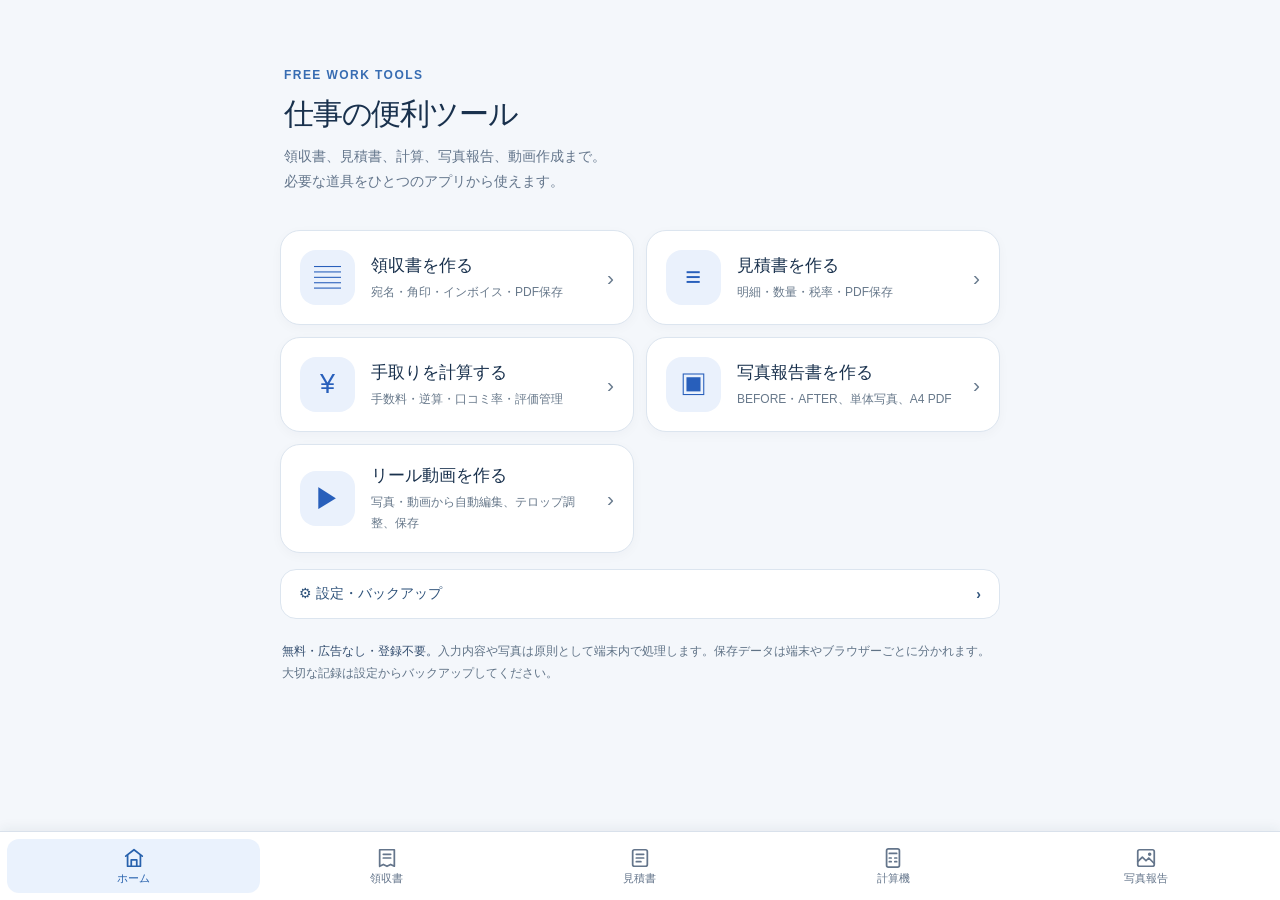
<file: index.html>
<!doctype html>
<html lang="ja">
<head>
<meta charset="utf-8"><meta name="viewport" content="width=device-width,initial-scale=1,viewport-fit=cover">
<meta name="theme-color" content="#285fbb"><meta name="description" content="領収書・見積書・計算機・写真報告書・動画スタジオをひとつに。無料・広告なし・登録不要。">
<link rel="manifest" href="./manifest.webmanifest"><title>便利ツール | 仕事に役立つ道具</title>
<style>
:root{font-family:-apple-system,BlinkMacSystemFont,"Hiragino Sans",Meiryo,sans-serif;background:#f4f7fb;color:#19314d;font-synthesis:none}
*{box-sizing:border-box}body{margin:0;padding:0 16px 110px}.wrap{max-width:720px;margin:0 auto}.hero{padding:42px 4px 20px}
.kicker{font-size:12px;font-weight:800;letter-spacing:.12em;color:#376cb2}.hero h1{font-size:30px;letter-spacing:-.04em;margin:12px 0 9px}.hero p{font-size:14px;color:#63758b;line-height:1.8;margin:0}
.grid{display:grid;gap:12px;margin:16px 0}.tool{display:flex;align-items:center;gap:16px;background:#fff;border:1px solid #dce5ef;border-radius:20px;padding:19px;text-decoration:none;color:inherit;box-shadow:0 3px 12px #172c4508}.tool:active{background:#edf4fd}.ic{display:grid;place-items:center;flex:0 0 55px;height:55px;background:#eaf1fc;border-radius:16px;font-size:27px;color:#285fbb}
.tool strong{font-size:17px;display:block}.tool small{font-size:12px;color:#68798b;line-height:1.7;display:block;margin-top:5px}.arrow{margin-left:auto;color:#6a7c8f;font-size:21px}
.settings{display:flex;align-items:center;justify-content:space-between;padding:15px 18px;background:#fff;border:1px solid #dce5ef;border-radius:16px;text-decoration:none;color:#2e527a;font-weight:700;font-size:14px}
.note{font-size:12px;line-height:1.8;color:#607387;margin:22px 2px}.note strong{color:#354f70}
@media(min-width:760px){.grid{grid-template-columns:1fr 1fr}.hero{padding-top:68px}}@media(max-width:380px){.tool{padding:15px}.ic{flex-basis:48px;height:48px}.hero h1{font-size:26px}}
</style>
</head>
<body><main class="wrap">
<header class="hero"><div class="kicker">FREE WORK TOOLS</div><h1>仕事の便利ツール</h1><p>領収書、見積書、計算、写真報告、動画作成まで。<br>必要な道具をひとつのアプリから使えます。</p></header>
<section class="grid" aria-label="ツール一覧">
<a class="tool" href="./receipt/"><span class="ic" aria-hidden="true">▤</span><span><strong>領収書を作る</strong><small>宛名・角印・インボイス・PDF保存</small></span><span class="arrow" aria-hidden="true">›</span></a>
<a class="tool" href="./estimate/"><span class="ic" aria-hidden="true">≡</span><span><strong>見積書を作る</strong><small>明細・数量・税率・PDF保存</small></span><span class="arrow" aria-hidden="true">›</span></a>
<a class="tool" href="./merchant-calculator/"><span class="ic" aria-hidden="true">¥</span><span><strong>手取りを計算する</strong><small>手数料・逆算・口コミ率・評価管理</small></span><span class="arrow" aria-hidden="true">›</span></a>
<a class="tool" href="./before-after-tsukurukun/"><span class="ic" aria-hidden="true">▣</span><span><strong>写真報告書を作る</strong><small>BEFORE・AFTER、単体写真、A4 PDF</small></span><span class="arrow" aria-hidden="true">›</span></a>
<a class="tool" href="./video-studio/"><span class="ic" aria-hidden="true">▶</span><span><strong>リール動画を作る</strong><small>写真・動画から自動編集、テロップ調整、保存</small></span><span class="arrow" aria-hidden="true">›</span></a>
</section>
<a class="settings" href="./settings/"><span>⚙ 設定・バックアップ</span><span aria-hidden="true">›</span></a>
<p class="note"><strong>無料・広告なし・登録不要。</strong>入力内容や写真は原則として端末内で処理します。保存データは端末やブラウザーごとに分かれます。大切な記録は設定からバックアップしてください。</p>
</main><script src="./shared/shell.js"></script></body></html>
</file>
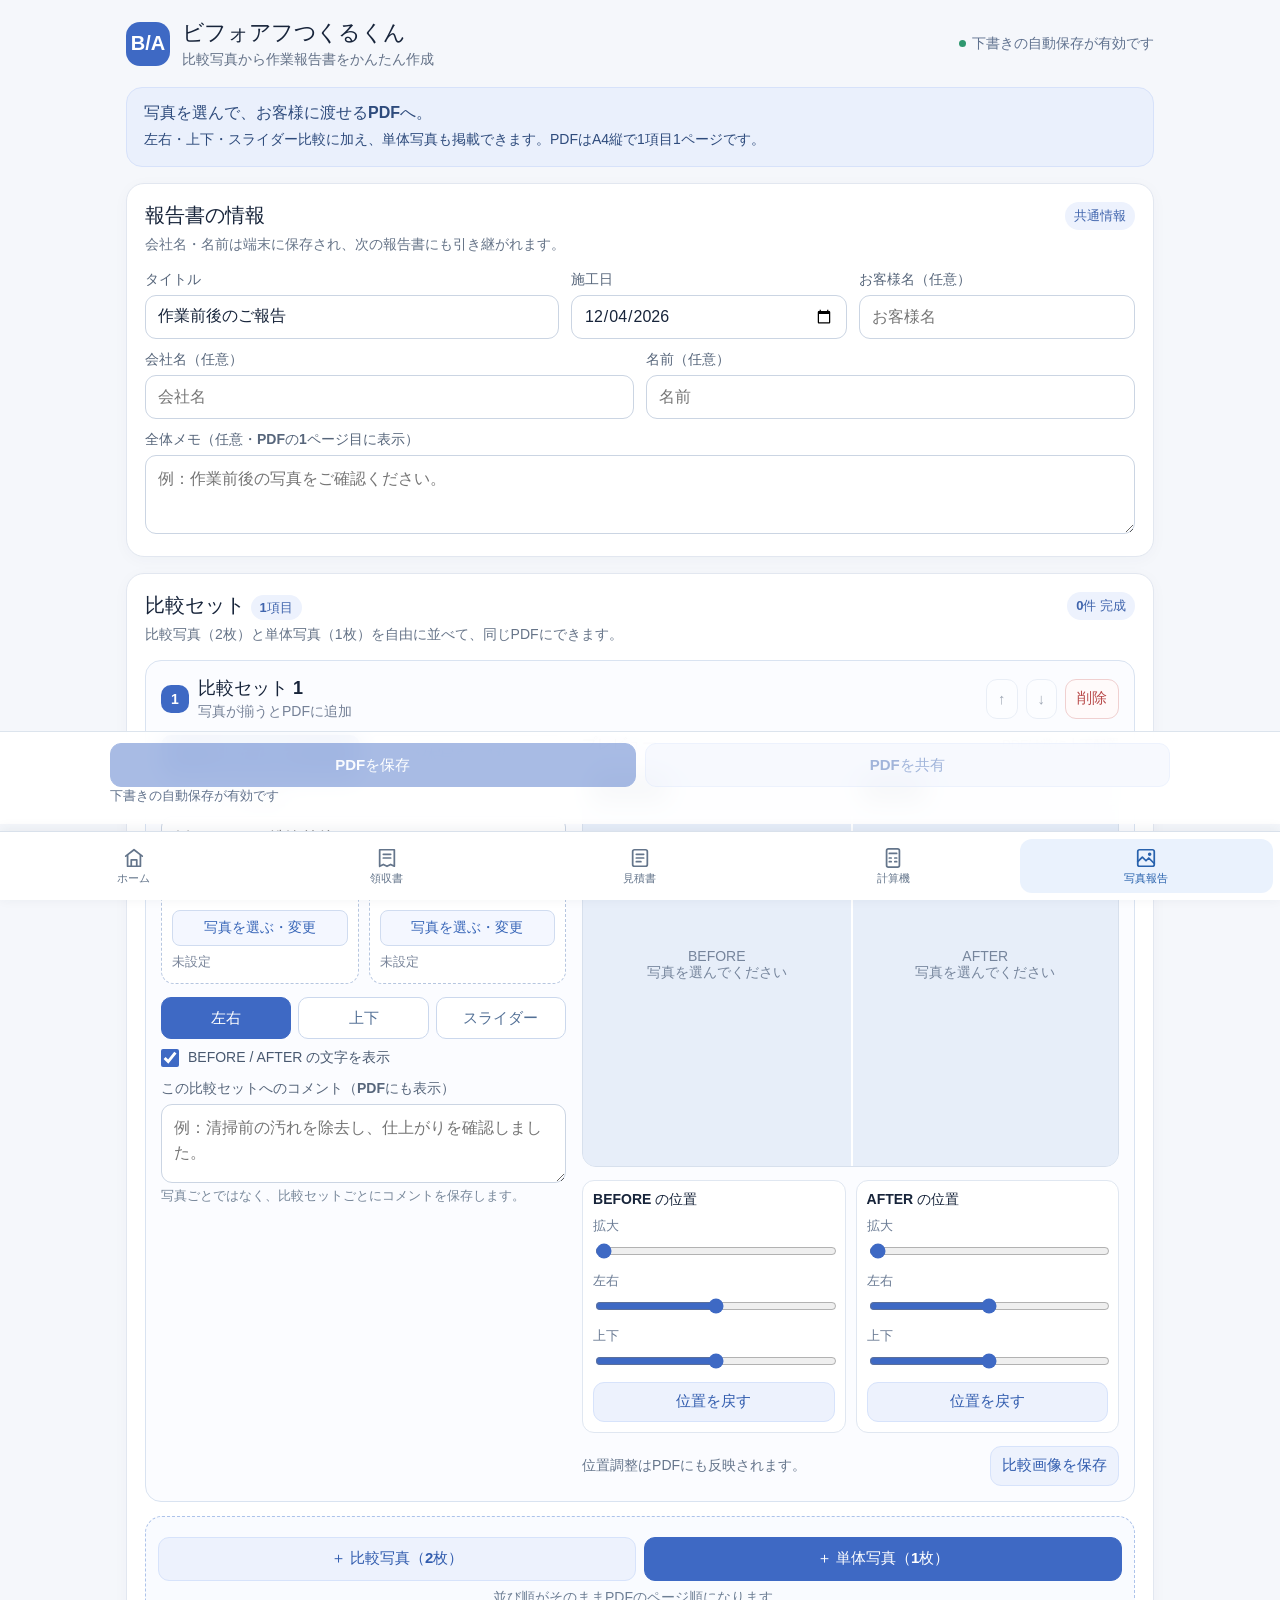
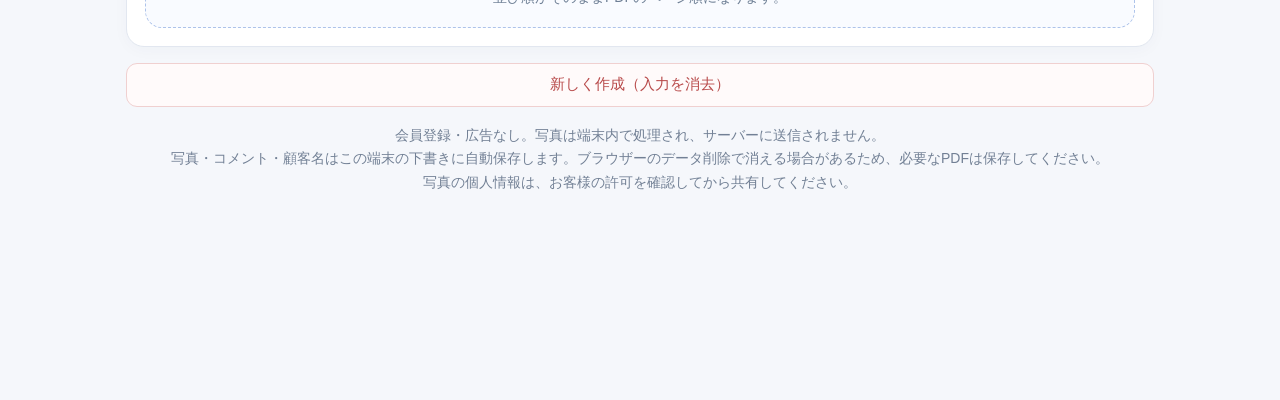
<file: before-after-tsukurukun/index.html>
<!doctype html>
<html lang="ja">
<head>
<meta charset="utf-8">
<meta name="viewport" content="width=device-width,initial-scale=1,viewport-fit=cover">
<meta name="theme-color" content="#3e69c4">
<meta name="description" content="BEFORE・AFTER写真を比較して、A4縦の写真付き作業報告書をPDFで作成。登録不要・無料・端末内処理。">
<title>ビフォアフつくるくん | 写真比較・PDF報告書</title>
<style>:root{font-family:-apple-system,BlinkMacSystemFont,"Hiragino Kaku Gothic ProN","Hiragino Sans","Yu Gothic",sans-serif;color:#17243a;background:#f5f7fb;font-size:15px;font-synthesis:none}*{box-sizing:border-box}body{margin:0}button,input,textarea{font:inherit}button{cursor:pointer;touch-action:manipulation}button:disabled{opacity:.45;cursor:not-allowed}input,textarea,button{border-radius:11px}input,textarea{width:100%;background:#fff;color:#17243a;border:1px solid #cbd5e3;min-height:44px;padding:11px 12px;outline-color:#527ad3}textarea{resize:vertical;min-height:79px;line-height:1.55}input[type=range]{min-height:30px;padding:0;accent-color:#3e69c4;cursor:pointer}input[type=checkbox]{width:18px;height:18px;accent-color:#3e69c4;min-height:0;margin:0}.app{max-width:1060px;margin:auto;padding:18px 16px 125px}.topbar{display:flex;align-items:center;justify-content:space-between;gap:12px;margin-bottom:18px}.brand{display:flex;align-items:center;gap:12px;min-width:0}.brandmark{background:#3e69c4;color:white;border-radius:14px;width:44px;height:44px;display:grid;place-items:center;font-size:20px;font-weight:900;flex-shrink:0}.brand h1{font-size:21px;margin:0;letter-spacing:-.03em}.brand p{font-size:12px;color:#637187;margin:3px 0 0}.status{color:#60728f;font-size:12px;white-space:nowrap;display:flex;gap:6px;align-items:center}.dot{background:#2f986f;height:7px;width:7px;border-radius:100%}.intro{background:#eaf0fc;border:1px solid #d7e2fa;border-radius:16px;padding:15px 17px;margin-bottom:16px;color:#2e4b7c}.intro strong{display:block;font-size:15px;margin-bottom:4px}.intro p{margin:0;font-size:12px;line-height:1.65}.card{background:white;border:1px solid #e2e7f0;box-shadow:0 3px 16px #1b375008;border-radius:18px;padding:18px;margin-bottom:16px}.card-head{display:flex;align-items:start;justify-content:space-between;gap:15px;margin-bottom:15px}.card-head h2{margin:0;font-size:17px}.card-head p{font-size:12px;color:#667488;margin:5px 0 0}.form-grid{display:grid;grid-template-columns:1fr 1fr;gap:12px}.form-grid.three{grid-template-columns:1.5fr 1fr 1fr}.field{display:block;min-width:0}.field span{display:block;font-size:12px;font-weight:650;color:#57667b;margin-bottom:6px}.field.full{grid-column:1/-1}.pill{font-weight:700;font-size:11px;padding:5px 9px;border-radius:999px;background:#edf2fd;color:#4065ad;white-space:nowrap}.btn{border:1px solid #d4deec;background:white;color:#31435d;padding:10px 13px;font-weight:650;min-height:44px;white-space:nowrap}.btn.primary{background:#3e69c4;border-color:#3e69c4;color:white}.btn.soft{color:#315cae;border-color:#d7e3fb;background:#edf2fd}.btn.danger{color:#b84a4a;border-color:#f0d0d0;background:#fffafa}.btn.sm{font-size:12px;min-height:36px;padding:7px 10px}.btn.full{width:100%}.button-row{display:flex;gap:8px;flex-wrap:wrap}.button-row>.btn{flex:1}.minihead{display:flex;align-items:center;gap:9px}.number{height:28px;width:28px;border-radius:10px;background:#3e69c4;color:white;display:grid;place-items:center;font-size:13px;font-weight:800}.item-head{display:flex;gap:12px;align-items:center;justify-content:space-between;margin-bottom:14px}.item-head h3{font-size:17px;margin:0}.item-head .sub{font-size:12px;color:#758197;margin-top:3px}.items{display:grid;gap:16px}.pair-card{border:1px solid #d9e3f1;border-radius:16px;padding:15px;background:#fbfcff}.pair-body{display:grid;grid-template-columns:minmax(0,.86fr) minmax(0,1.14fr);gap:16px}.editor{min-width:0}.photo-inputs{display:grid;grid-template-columns:1fr 1fr;gap:10px;margin:13px 0}.photo-pick{position:relative;min-width:0;background:white;border:1px dashed #b6c6e0;border-radius:13px;padding:10px}.photo-pick h4{margin:0 0 8px;font-size:13px}.photo-pick label{display:block;padding:8px 6px;text-align:center;font-size:12px;cursor:pointer;border-radius:8px;border:1px solid #d0dcf0;color:#3866b8;background:#f4f7ff;font-weight:700}.photo-pick input{position:absolute;width:1px;height:1px;opacity:0;pointer-events:none}.photo-pick small{display:block;min-height:20px;color:#778398;font-size:11px;overflow:hidden;text-overflow:ellipsis;white-space:nowrap;margin-top:7px}.tabs{display:grid;grid-template-columns:repeat(3,minmax(0,1fr));gap:7px;margin:10px 0}.tab{padding:10px 7px;border-radius:10px;border:1px solid #cbd8ed;background:#fff;color:#537096;font-weight:750;font-size:13px;min-height:42px}.tab.active{background:#3e69c4;border-color:#3e69c4;color:white}.switch-line{display:flex;align-items:center;gap:9px;font-size:13px;color:#495970;cursor:pointer;margin:10px 0 13px}.preview-col{min-width:0}.preview-head{display:flex;justify-content:space-between;gap:10px;align-items:center;margin-bottom:9px}.preview-head strong{font-size:13px}.preview-head small{font-size:11px;color:#728097}.preview-frame{background:#e6ecf6;border-radius:14px;overflow:hidden;border:1px solid #d7e0ed}.compare{width:100%;aspect-ratio:4/3;position:relative;background:#e4ecf8;overflow:hidden;touch-action:pan-y}.compare.lr{display:grid;grid-template-columns:1fr 1fr}.compare.tb{display:grid;grid-template-rows:1fr 1fr;aspect-ratio:4/5}.compare .pane{position:relative;overflow:hidden;min-width:0;min-height:0;background:#e7eef9}.compare .photo{width:100%;height:100%;object-fit:cover;position:absolute;inset:0;pointer-events:none;user-select:none}.compare .label{position:absolute;z-index:3;top:10px;left:10px;color:white;background:#1d335bb8;border-radius:7px;font-size:10px;font-weight:800;letter-spacing:.04em;padding:5px 8px;pointer-events:none}.compare .placeholder{position:absolute;inset:0;display:grid;place-items:center;color:#76859c;font-size:12px;text-align:center;padding:12px}.compare.lr .pane+.pane{border-left:2px solid #fff}.compare.tb .pane+.pane{border-top:2px solid #fff}.slider-surface{position:relative;height:100%;width:100%;touch-action:none;cursor:ew-resize}.slider-layer{position:absolute;inset:0;overflow:hidden}.slider-layer.after{z-index:2}.slider-label-right{right:10px;left:auto!important}.divider-line{position:absolute;top:0;bottom:0;width:3px;background:white;z-index:4;box-shadow:0 0 4px #182b4e66;pointer-events:none}.handle{position:absolute;top:50%;z-index:5;transform:translate(-50%,-50%);height:36px;width:36px;display:grid;place-items:center;background:white;border:2px solid #3d67bd;color:#3d67bd;border-radius:50%;font-weight:850;box-shadow:0 2px 12px #1b324f60;pointer-events:none}.slider-row{padding:10px 13px;background:white;border-top:1px solid #dce4ee}.slider-row label{display:flex;align-items:center;gap:10px;font-size:12px;color:#596a82}.slider-row input{flex:1}.adjustments{display:grid;grid-template-columns:1fr 1fr;gap:10px;margin-top:13px}.adjust{background:#fff;border:1px solid #e0e7f1;border-radius:12px;padding:10px}.adjust b{font-size:12px;display:block;margin-bottom:8px}.adjust label{display:block;font-size:11px;color:#697a93;margin:6px 0}.adjust input{display:block;margin-top:1px}.pair-foot{margin-top:13px;display:flex;gap:8px;justify-content:space-between;flex-wrap:wrap;align-items:center}.hint{font-size:12px;line-height:1.65;color:#66768c}.footnote{text-align:center;font-size:12px;line-height:1.7;color:#728095;margin:17px 0 0}.add-wrap{text-align:center;border:1px dashed #adc3ea;background:#f9fbff;padding:20px 12px;border-radius:17px}.add-wrap p{font-size:12px;color:#6e7f95;margin:8px 0 0}.footer-actions{position:fixed;bottom:0;left:0;right:0;z-index:20;background:#fffe;backdrop-filter:blur(12px);border-top:1px solid #dce4ed;padding:11px max(16px,env(safe-area-inset-left)) calc(11px + env(safe-area-inset-bottom))}.footer-actions .inner{max-width:1060px;margin:auto;display:flex;align-items:center;gap:9px}.footer-actions .btn{flex:1;min-width:0}.foot-status{font-size:11px;color:#60718b;display:block;padding-bottom:8px}.toast{position:fixed;z-index:40;left:50%;bottom:110px;background:#1c2c43;color:white;padding:11px 16px;border-radius:12px;transform:translateX(-50%);opacity:0;pointer-events:none;transition:opacity .2s;max-width:min(94vw,500px);text-align:center}.toast.show{opacity:1}.helper{font-size:11px;color:#77879a}.editor .field+.field{margin-top:10px}@media(max-width:900px){.pair-body{grid-template-columns:1fr}.preview-col{order:initial}.app{max-width:700px}}@media(max-width:620px){.app{padding:14px 13px 136px}.brand h1{font-size:22px;white-space:nowrap}.topbar .status{display:none}.topbar{gap:5px}.status{font-size:10px}.card{padding:14px}.form-grid.three,.form-grid{grid-template-columns:1fr 1fr}.form-grid.three .field:first-child{grid-column:1/-1}.pair-card{padding:12px}.item-head{align-items:start}.item-head .button-row{gap:4px;justify-content:flex-end}.btn.sm{font-size:11px;padding:6px 7px}.photo-inputs{gap:8px}.adjustments{gap:7px}.adjust{padding:8px}.footer-actions .btn{font-size:13px;padding:10px 5px;white-space:normal;line-height:1.25}.footer-actions .inner{gap:6px}.foot-status{padding-bottom:4px}}@media(max-width:350px){.brand p{display:none}.brand h1{font-size:18px}.number{width:25px;height:25px}}@media print{.footer-actions{display:none}}


/* Typography system: title / section / body / supporting text. */
:root { font-size: 16px; }
.brand h1 { font-size: 22px; }
.brand p, .status { font-size: 14px; }
.intro strong { font-size: 16px; }
.intro p { font-size: 14px; line-height: 1.65; }
.card-head h2 { font-size: 20px; }
.card-head p { font-size: 14px; line-height: 1.55; }
.field span { font-size: 14px; }
.pill { font-size: 13px; }
.btn, .btn.sm { font-size: 15px; }
.btn.sm { min-height: 40px; padding: 8px 11px; }
.number { font-size: 14px; }
.item-head h3 { font-size: 18px; }
.item-head .sub { font-size: 14px; }
.photo-pick h4 { font-size: 14px; }
.photo-pick label { font-size: 14px; }
.photo-pick small { font-size: 13px; }
.tab { font-size: 15px; }
.switch-line { font-size: 14px; }
.preview-head strong { font-size: 15px; }
.preview-head small { font-size: 13px; }
.compare .label { font-size: 13px; }
.compare .placeholder { font-size: 14px; }
.slider-row label { font-size: 14px; }
.adjust b { font-size: 14px; }
.adjust label { font-size: 13px; }
.hint, .footnote, .add-wrap p { font-size: 14px; }
.foot-status, .helper { font-size: 13px; }
@media (max-width: 620px) {
  .brand h1 { font-size: 22px; }
  .btn.sm { font-size: 14px; padding: 8px 10px; }
  .footer-actions .btn { font-size: 15px; }
  .foot-status { font-size: 13px; }
  .intro p, .card-head p { font-size: 14px; }
}
@media (max-width: 350px) {
  .brand h1 { font-size: 19px; }
}

/* Mobile form fix: prevent Safari date control from overflowing into customer input. */
.form-grid > .field { min-width: 0; }
.form-grid > .field > input { display: block; width: 100%; max-width: 100%; min-width: 0; }
@media (max-width: 620px) {
  .form-grid.three { grid-template-columns: minmax(0, 1fr); row-gap: 14px; }
  .form-grid.three .field:first-child { grid-column: auto; }
  .form-grid:not(.three) { grid-template-columns: repeat(2, minmax(0, 1fr)); column-gap: 12px; }
}

/* 単体写真モード */
.compare.single{display:block;aspect-ratio:4/3}
.compare.single .pane{height:100%;width:100%}
.compare.single .photo{object-fit:contain}
.compare.single .placeholder{line-height:1.7}
.kind-selector{display:flex;gap:8px;margin:0 0 14px;flex-wrap:wrap}
.kind-selector button{flex:1;min-width:120px;min-height:43px;border:1px solid #cedbef;background:#fff;color:#4a6083;border-radius:10px;font-weight:750}
.kind-selector button.active{background:#3e69c4;color:#fff;border-color:#3e69c4}
.single-photo-pick{margin-bottom:13px}
.single-photo-pick label{padding:12px 7px}
@media(max-width:550px){.add-wrap .button-row{flex-direction:column}.add-wrap .button-row button{width:100%}}
</style>
</head>
<body>
<div class="app">
 <header class="topbar"><div class="brand"><div class="brandmark" aria-hidden="true">B/A</div><div><h1>ビフォアフつくるくん</h1><p>比較写真から作業報告書をかんたん作成</p></div></div><span class="status"><span class="dot"></span><span id="saveStatus">準備中…</span></span></header>
 <div class="intro"><strong>写真を選んで、お客様に渡せるPDFへ。</strong><p>左右・上下・スライダー比較に加え、単体写真も掲載できます。PDFはA4縦で1項目1ページです。</p></div>
 <section class="card"><div class="card-head"><div><h2>報告書の情報</h2><p>会社名・名前は端末に保存され、次の報告書にも引き継がれます。</p></div><span class="pill">共通情報</span></div>
  <div class="form-grid three"><label class="field"><span>タイトル</span><input id="docTitle" type="text" maxlength="45" placeholder="作業前後のご報告"></label><label class="field"><span>施工日</span><input id="workDate" type="date"></label><label class="field"><span>お客様名（任意）</span><input id="customerName" type="text" maxlength="80" placeholder="お客様名"></label></div>
  <div class="form-grid" style="margin-top:12px"><label class="field"><span>会社名（任意）</span><input id="companyName" type="text" maxlength="75" placeholder="会社名"></label><label class="field"><span>名前（任意）</span><input id="staffName" type="text" maxlength="60" placeholder="名前"></label><label class="field full"><span>全体メモ（任意・PDFの1ページ目に表示）</span><textarea id="docNote" maxlength="120" placeholder="例：作業前後の写真をご確認ください。"></textarea></label></div>
 </section>
 <section class="card"><div class="card-head"><div><h2>比較セット <span id="pairCount" class="pill">1セット</span></h2><p>比較写真（2枚）と単体写真（1枚）を自由に並べて、同じPDFにできます。</p></div><span id="photoCount" class="pill">0件 完成</span></div>
  <div id="pairs" class="items"></div>
  <div class="add-wrap" style="margin-top:14px"><div class="button-row"><button id="addPair" class="btn soft">＋ 比較写真（2枚）</button><button id="addSingle" class="btn primary">＋ 単体写真（1枚）</button></div><p>並び順がそのままPDFのページ順になります。</p></div>
 </section>
 <div class="button-row"><button id="newDocument" class="btn danger">新しく作成（入力を消去）</button></div>
 <p class="footnote">会員登録・広告なし。写真は端末内で処理され、サーバーに送信されません。<br>写真・コメント・顧客名はこの端末の下書きに自動保存します。ブラウザーのデータ削除で消える場合があるため、必要なPDFは保存してください。<br>写真の個人情報は、お客様の許可を確認してから共有してください。</p>
</div>
<div class="footer-actions"><div class="inner"><button id="createPdf" class="btn primary" disabled>PDFを保存</button><button id="sharePdf" class="btn soft" disabled>PDFを共有</button></div><div class="inner"><span id="footerStatus" class="foot-status">準備中…</span></div></div>
<div id="toast" class="toast" role="status" aria-live="polite"></div>
<script>(()=>{'use strict';
const $=id=>document.getElementById(id);
const DB='before_after_tsukurukun_v1',STORE='drafts',CURRENT='current',FALLBACK='before_after_tsukurukun_fallback_v1',IDENTITY='before_after_tsukurukun_identity_v1';
const state={title:'作業前後のご報告',date:'',company:'',staff:'',customer:'',note:'',pairs:[]};
const emptyAdj=()=>({zoom:1,x:0,y:0});
const newPair=()=>({id:crypto.randomUUID?.()||String(Date.now())+Math.random(),kind:'pair',title:'',comment:'',before:'',after:'',mode:'lr',slider:50,labels:true,beforeAdj:emptyAdj(),afterAdj:emptyAdj()});
const newSingle=()=>({id:crypto.randomUUID?.()||String(Date.now())+Math.random(),kind:'single',title:'',comment:'',photo:'',photoAdj:emptyAdj()});
const isSingle=p=>p.kind==='single';
const isReady=p=>isSingle(p)?!!p.photo:!!(p.before&&p.after);
let db=null,saveTimer=0,saving=false,saveAgain=false;
const validModes=new Set(['lr','tb','slider']);
const escape=s=>String(s??'').replace(/[&<>"']/g,ch=>({'&':'&amp;','<':'&lt;','>':'&gt;','"':'&quot;',"'":'&#39;'}[ch]));
const clamp=(n,min,max)=>Math.min(max,Math.max(min,Number(n)||0));
const getPair=id=>state.pairs.find(p=>p.id===id);
const toast=msg=>{const el=$('toast');el.textContent=msg;el.classList.add('show');clearTimeout(toast.timer);toast.timer=setTimeout(()=>el.classList.remove('show'),2500)};
function setStatus(message){$('saveStatus').textContent=message;$('footerStatus').textContent=message}
function openDb(){return new Promise((resolve,reject)=>{if(!('indexedDB'in window)){reject(new Error('IndexedDBなし'));return}const r=indexedDB.open(DB,1);r.onupgradeneeded=()=>{if(!r.result.objectStoreNames.contains(STORE))r.result.createObjectStore(STORE)};r.onsuccess=()=>resolve(r.result);r.onerror=()=>reject(r.error)})}
function readDraft(){return new Promise((resolve,reject)=>{if(!db){resolve(null);return}const tx=db.transaction(STORE,'readonly'),q=tx.objectStore(STORE).get(CURRENT);q.onsuccess=()=>resolve(q.result||null);q.onerror=()=>reject(q.error)})}
function putDraft(data){return new Promise((resolve,reject)=>{const tx=db.transaction(STORE,'readwrite');tx.objectStore(STORE).put(data,CURRENT);tx.oncomplete=resolve;tx.onerror=()=>reject(tx.error||Error('保存できません'));tx.onabort=()=>reject(tx.error||Error('保存が中断されました'))})}
let saveQueue=Promise.resolve(),revision=0,dirty=false;
function saveSoon(){
 persistIdentity();revision++;dirty=true;setStatus('下書きを保存中…');
 clearTimeout(saveTimer);
 saveTimer=setTimeout(()=>{saveNow().catch(error=>{setStatus('保存できません。端末容量をご確認ください');console.error(error)})},750);
}
async function saveNow(){
 clearTimeout(saveTimer);persistIdentity();
 const serial=revision, snapshot=JSON.parse(JSON.stringify(state));
 saveQueue=saveQueue.catch(()=>{}).then(async()=>{
  if(!db)throw new Error('ブラウザーの写真保存機能を利用できません');
  await putDraft({...snapshot,schemaVersion:2,updatedAt:new Date().toISOString()});
 });
 await saveQueue;
 if(serial===revision){dirty=false;setStatus('下書き保存済み')}
 return true;
}
function migrate(raw){
 if(!raw||typeof raw!=='object')return;
 for(const k of ['title','date','company','staff','customer','note'])if(typeof raw[k]==='string')state[k]=raw[k];
 if(Array.isArray(raw.pairs)){
  const adj=a=>({zoom:clamp(a?.zoom??1,1,3),x:clamp(a?.x??0,-55,55),y:clamp(a?.y??0,-55,55)});
  state.pairs=raw.pairs.slice(0,30).filter(p=>p&&typeof p==='object').map(p=>{
   const common={id:String(p.id||newPair().id),title:String(p.title||'').slice(0,70),comment:String(p.comment||'').slice(0,250)};
   if(p.kind==='single')return {...common,kind:'single',photo:typeof p.photo==='string'?p.photo:'',photoAdj:adj(p.photoAdj)};
   return {...common,kind:'pair',before:typeof p.before==='string'?p.before:'',after:typeof p.after==='string'?p.after:'',mode:validModes.has(p.mode)?p.mode:'lr',slider:clamp(p.slider??50,0,100),labels:p.labels!==false,beforeAdj:adj(p.beforeAdj),afterAdj:adj(p.afterAdj)};
  });
 }
}
// 会社名と名前は報告書の下書きとは別に端末へ保存する。
// 新規作成・下書きの作り直し後も維持し、入力を空にした場合もその変更を保存する。
function persistIdentity(){try{localStorage.setItem(IDENTITY,JSON.stringify({company:state.company,staff:state.staff}))}catch(e){console.warn('会社名・名前の保存:',e)}}
function restoreIdentity(){
 try{
  const saved=localStorage.getItem(IDENTITY);
  if(saved!==null){
   const data=JSON.parse(saved);
   if(data&&typeof data==='object'){
    if(typeof data.company==='string')state.company=data.company;
    if(typeof data.staff==='string')state.staff=data.staff;
   }
  }else{
   // 既存ユーザーの入力を新しい設定へ引き継ぐ。
   persistIdentity();
  }
 }catch(e){console.warn('会社名・名前の復元:',e)}
}
function hydrateForm(){for(const [id,key] of Object.entries({docTitle:'title',workDate:'date',companyName:'company',staffName:'staff',customerName:'customer',docNote:'note'}))$(id).value=state[key]}
function transform(adj){return `translate(${Number(adj.x)||0}%,${Number(adj.y)||0}%) scale(${Number(adj.zoom)||1})`}
function photoHtml(src,adj,placeholder){return src?`<img class="photo" draggable="false" alt="" src="${src}" style="transform:${transform(adj)}">`:`<div class="placeholder">${placeholder}<br>写真を選んでください</div>`}
function label(text,side){return `<span class="label ${side?'slider-label-right':''}">${text}</span>`}
function preview(pair){if(isSingle(pair))return `<div class="preview-frame"><div class="compare single" data-preview="${pair.id}"><div class="pane" data-photo="photo">${photoHtml(pair.photo,pair.photoAdj,'単体写真')}</div></div></div>`;let inner='';if(pair.mode==='lr'||pair.mode==='tb'){
 inner=`<div class="pane" data-photo="before">${photoHtml(pair.before,pair.beforeAdj,'BEFORE')}${pair.labels?label('BEFORE'):''}</div><div class="pane" data-photo="after">${photoHtml(pair.after,pair.afterAdj,'AFTER')}${pair.labels?label('AFTER'):''}</div>`;
}else{
 inner=`<div class="slider-surface" data-slide-surface="${pair.id}"><div class="slider-layer before" data-photo="before">${photoHtml(pair.before,pair.beforeAdj,'BEFORE')}${pair.labels?label('BEFORE'):''}</div><div class="slider-layer after" data-photo="after" style="clip-path:inset(0 0 0 ${pair.slider}%)">${photoHtml(pair.after,pair.afterAdj,'AFTER')}${pair.labels?label('AFTER',true):''}</div><div class="divider-line" style="left:${pair.slider}%"></div><div class="handle" style="left:${pair.slider}%">↔</div></div>`;
}
return `<div class="preview-frame"><div class="compare ${pair.mode}" data-preview="${pair.id}">${inner}</div>${pair.mode==='slider'?`<div class="slider-row"><label>比較位置 <input aria-label="比較位置" data-slider="${pair.id}" type="range" min="0" max="100" value="${pair.slider}"> <span data-slider-value="${pair.id}">${pair.slider}%</span></label></div>`:''}</div>`}
function adjustHtml(pair,side){const a=pair[side+'Adj'];return `<div class="adjust"><b>${side==='photo'?'単体写真':side==='before'?'BEFORE':'AFTER'} の位置</b>${[['zoom','拡大',1,3,.01],['x','左右',-55,55,1],['y','上下',-55,55,1]].map(([key,txt,min,max,step])=>`<label>${txt}<input aria-label="${side}${txt}" data-adjust="${pair.id}" data-side="${side}" data-key="${key}" type="range" min="${min}" max="${max}" step="${step}" value="${a[key]}"></label>`).join('')}<button class="btn sm soft full" data-reset-adj="${pair.id}" data-side="${side}">位置を戻す</button></div>`}
function kindSelector(pair){return `<div class="kind-selector"><button class="${isSingle(pair)?'':'active'}" data-kind="pair" data-id="${pair.id}" type="button">比較（2枚）</button><button class="${isSingle(pair)?'active':''}" data-kind="single" data-id="${pair.id}" type="button">単体写真（1枚）</button></div>`}
function singleMarkup(pair,index){const complete=isReady(pair),pageNumber=state.pairs.slice(0,index+1).filter(isReady).length;return `<article class="pair-card" data-pair="${pair.id}">
<div class="item-head"><div class="minihead"><div class="number">${index+1}</div><div><h3 data-pair-heading="${pair.id}">${escape(pair.title||`写真 ${index+1}`)}</h3><div class="sub">${complete?`PDF ${pageNumber}ページ目`:'写真を選ぶとPDFに追加'}</div></div></div><div class="button-row"><button class="btn sm" data-move="${pair.id}" data-dir="-1" ${index===0?'disabled':''} aria-label="前へ移動">↑</button><button class="btn sm" data-move="${pair.id}" data-dir="1" ${index===state.pairs.length-1?'disabled':''} aria-label="後へ移動">↓</button><button class="btn sm danger" data-remove="${pair.id}" aria-label="写真を削除">削除</button></div></div>
<div class="pair-body"><div class="editor">${kindSelector(pair)}<label class="field"><span>写真のタイトル</span><input type="text" data-text="title" data-id="${pair.id}" maxlength="70" placeholder="例：取付完了写真" value="${escape(pair.title)}"></label><div class="photo-pick single-photo-pick"><h4>掲載する写真</h4><label>写真を選ぶ・変更<input data-file="photo" data-id="${pair.id}" type="file" accept="image/*"></label><small>${pair.photo?'写真を設定済み':'未設定'}</small></div><label class="field"><span>写真コメント（PDFにも表示）</span><textarea data-text="comment" data-id="${pair.id}" maxlength="250" placeholder="写真についての説明を入力">${escape(pair.comment)}</textarea></label></div><div class="preview-col"><div class="preview-head"><strong>プレビュー</strong><small>A4縦・単体写真</small></div>${preview(pair)}<div class="adjustments" style="grid-template-columns:1fr">${adjustHtml(pair,'photo')}</div><div class="pair-foot"><span class="hint">写真の位置調整はPDFにも反映されます。</span></div></div></div></article>`}
function pairMarkup(pair,index){if(isSingle(pair))return singleMarkup(pair,index);const complete=isReady(pair);const pageNumber=state.pairs.slice(0,index+1).filter(isReady).length;return `<article class="pair-card" data-pair="${pair.id}">
 <div class="item-head"><div class="minihead"><div class="number">${index+1}</div><div><h3 data-pair-heading="${pair.id}">${escape(pair.title||`比較セット ${index+1}`)}</h3><div class="sub">${complete?`PDF ${pageNumber}ページ目`:'写真が揃うとPDFに追加'}</div></div></div><div class="button-row"><button class="btn sm" data-move="${pair.id}" data-dir="-1" ${index===0?'disabled':''} aria-label="前へ移動">↑</button><button class="btn sm" data-move="${pair.id}" data-dir="1" ${index===state.pairs.length-1?'disabled':''} aria-label="後へ移動">↓</button><button class="btn sm danger" data-remove="${pair.id}" aria-label="比較セットを削除">削除</button></div></div>
 <div class="pair-body"><div class="editor">${kindSelector(pair)}<label class="field"><span>このセットの作業名</span><input type="text" data-text="title" data-id="${pair.id}" maxlength="70" placeholder="例：エアコン洗浄前後" value="${escape(pair.title)}"></label>
 <div class="photo-inputs"><div class="photo-pick"><h4>BEFORE 写真</h4><label>写真を選ぶ・変更<input data-file="before" data-id="${pair.id}" type="file" accept="image/*"></label><small>${pair.before?'写真を設定済み':'未設定'}</small></div><div class="photo-pick"><h4>AFTER 写真</h4><label>写真を選ぶ・変更<input data-file="after" data-id="${pair.id}" type="file" accept="image/*"></label><small>${pair.after?'写真を設定済み':'未設定'}</small></div></div>
 <div class="tabs" role="group" aria-label="比較表示形式">${[['lr','左右'],['tb','上下'],['slider','スライダー']].map(([v,text])=>`<button class="tab ${pair.mode===v?'active':''}" data-mode="${v}" data-id="${pair.id}" aria-pressed="${pair.mode===v}">${text}</button>`).join('')}</div>
 <label class="switch-line"><input data-labels="${pair.id}" type="checkbox" ${pair.labels?'checked':''}> BEFORE / AFTER の文字を表示</label>
 <label class="field"><span>この比較セットへのコメント（PDFにも表示）</span><textarea data-text="comment" data-id="${pair.id}" maxlength="250" placeholder="例：清掃前の汚れを除去し、仕上がりを確認しました。">${escape(pair.comment)}</textarea></label><div class="helper">写真ごとではなく、比較セットごとにコメントを保存します。</div></div>
 <div class="preview-col"><div class="preview-head"><strong>プレビュー</strong><small>PDFは常に上下配置</small></div>${preview(pair)}<div class="adjustments">${adjustHtml(pair,'before')}${adjustHtml(pair,'after')}</div><div class="pair-foot"><span class="hint">位置調整はPDFにも反映されます。</span><button class="btn sm soft" data-export-image="${pair.id}">比較画像を保存</button></div></div></div></article>`}
function renderPairs(){const root=$('pairs');root.innerHTML=state.pairs.map(pairMarkup).join('');$('pairCount').textContent=state.pairs.length+'項目';const ready=state.pairs.filter(isReady).length;$('photoCount').textContent=ready+'件 完成';$('createPdf').disabled=!ready;$('sharePdf').disabled=!ready}
function updatePreview(id){const p=getPair(id);if(!p)return;const el=document.querySelector(`[data-pair="${CSS.escape(id)}"]`);if(!el)return;const box=el.querySelector('.preview-frame');if(box){const next=document.createElement('div');next.innerHTML=preview(p);box.replaceWith(next.firstElementChild)}}
function positionSlider(p){const el=document.querySelector(`[data-pair="${CSS.escape(p.id)}"]`);if(!el)return;const after=el.querySelector('.slider-layer.after');const line=el.querySelector('.divider-line');const handle=el.querySelector('.handle');const value=el.querySelector(`[data-slider-value="${CSS.escape(p.id)}"]`);if(after)after.style.clipPath=`inset(0 0 0 ${p.slider}%)`;if(line)line.style.left=p.slider+'%';if(handle)handle.style.left=p.slider+'%';if(value)value.textContent=p.slider+'%'}
function updateTransform(p,side){const el=document.querySelector(`[data-pair="${CSS.escape(p.id)}"] [data-photo="${side}"] img`);if(el)el.style.transform=transform(p[side+'Adj'])}
function addPair(){if(state.pairs.length>=30){toast('写真は30項目まで追加できます');return}state.pairs.push(newPair());renderPairs();saveSoon();toast('比較セットを追加しました');requestAnimationFrame(()=>document.querySelectorAll('.pair-card')[state.pairs.length-1]?.scrollIntoView({behavior:'smooth',block:'center'}))}
function setSlideFromPointer(e){const surface=e.target.closest('[data-slide-surface]');if(!surface)return;const p=getPair(surface.dataset.slideSurface);if(!p)return;const rect=surface.getBoundingClientRect();p.slider=Math.round(clamp((e.clientX-rect.left)/rect.width*100,0,100));positionSlider(p);const input=document.querySelector(`[data-slider="${CSS.escape(p.id)}"]`);if(input)input.value=p.slider;saveSoon()}
$('pairs').addEventListener('pointerdown',e=>{const el=e.target.closest('[data-slide-surface]');if(!el)return;el.setPointerCapture?.(e.pointerId);setSlideFromPointer(e)});
$('pairs').addEventListener('pointermove',e=>{if(e.buttons===1&&e.target.closest('[data-slide-surface]'))setSlideFromPointer(e)});
$('pairs').addEventListener('input',e=>{const t=e.target,p=getPair(t.dataset.id||t.dataset.adjust||t.dataset.slider||t.dataset.labels);if(!p)return;
 if(t.dataset.text){p[t.dataset.text]=t.value;if(t.dataset.text==='title'){const heading=document.querySelector(`[data-pair-heading="${CSS.escape(p.id)}"]`);if(heading)heading.textContent=p.title||(isSingle(p)?`写真 ${state.pairs.indexOf(p)+1}`:`比較セット ${state.pairs.indexOf(p)+1}`)}saveSoon();return}
 if(t.dataset.adjust){p[t.dataset.side+'Adj'][t.dataset.key]=Number(t.value);updateTransform(p,t.dataset.side);saveSoon();return}
 if(t.dataset.slider){p.slider=Number(t.value);positionSlider(p);saveSoon()}
});
$('pairs').addEventListener('change',async e=>{const t=e.target,p=getPair(t.dataset.id||t.dataset.labels);if(!p)return;
 if(t.dataset.labels){p.labels=t.checked;updatePreview(p.id);saveSoon();return}
 if(t.dataset.file){const file=t.files?.[0];if(!file)return;try{t.disabled=true;setStatus('写真を読み込み中…');p[t.dataset.file]=await imageToJpeg(file);renderPairs();saveSoon();toast('写真を読み込みました')}catch(err){console.error(err);toast('この画像を読み込めませんでした')}finally{t.disabled=false} }
});
$('pairs').addEventListener('click',async e=>{const t=e.target.closest('button');if(!t)return;const id=t.dataset.id||t.dataset.move||t.dataset.remove||t.dataset.resetAdj||t.dataset.exportImage,p=getPair(id);if(!p)return;
 if(t.dataset.kind){if(t.dataset.kind==='single'&&!isSingle(p)){p.kind='single';p.photo=p.photo||'';p.photoAdj=p.photoAdj||emptyAdj();renderPairs();saveSoon()}else if(t.dataset.kind==='pair'&&isSingle(p)){p.kind='pair';p.before=p.before||'';p.after=p.after||'';p.beforeAdj=p.beforeAdj||emptyAdj();p.afterAdj=p.afterAdj||emptyAdj();p.mode=p.mode||'lr';renderPairs();saveSoon()}}
 else if(t.dataset.mode){p.mode=t.dataset.mode;renderPairs();saveSoon()}
 else if(t.dataset.remove){if(!confirm('この比較セットを削除しますか？'))return;state.pairs=state.pairs.filter(x=>x.id!==id);if(!state.pairs.length)state.pairs=[newPair()];renderPairs();saveSoon()}
 else if(t.dataset.move){const index=state.pairs.indexOf(p),dest=index+Number(t.dataset.dir);if(dest<0||dest>=state.pairs.length)return;state.pairs.splice(index,1);state.pairs.splice(dest,0,p);renderPairs();saveSoon()}
 else if(t.dataset.resetAdj){p[t.dataset.side+'Adj']=emptyAdj();renderPairs();saveSoon()}
 else if(t.dataset.exportImage){if(!p.before||!p.after){toast('BEFORE・AFTERの写真を2枚選んでください');return}try{t.disabled=true;const canvas=await comparisonCanvas(p);const blob=await canvasToBlob(canvas,'image/jpeg',.92);downloadBlob(blob,`${safeName(p.title||'比較セット')}.jpg`);toast('比較画像を保存しました')}catch(err){console.error(err);toast('画像を保存できませんでした')}finally{t.disabled=false}}
});
for(const [id,key] of Object.entries({docTitle:'title',workDate:'date',companyName:'company',staffName:'staff',customerName:'customer',docNote:'note'}))$(id).addEventListener('input',e=>{state[key]=e.target.value;if(key==='company'||key==='staff')persistIdentity();saveSoon()});
$('addPair').addEventListener('click',addPair);$('addSingle').addEventListener('click',()=>{if(state.pairs.length>=30){toast('写真は30項目まで追加できます');return}state.pairs.push(newSingle());renderPairs();saveSoon();toast('単体写真を追加しました');requestAnimationFrame(()=>document.querySelectorAll('.pair-card')[state.pairs.length-1]?.scrollIntoView({behavior:'smooth',block:'center'}))});
$('newDocument').addEventListener('click',()=>{if(!confirm('現在の入力と写真を消して、新しく作成しますか？'))return;Object.assign(state,{title:'作業前後のご報告',date:'',customer:'',note:'',pairs:[newPair()]});hydrateForm();renderPairs();saveSoon();toast('新しく作成しました')});

function imageToJpeg(file){return new Promise((resolve,reject)=>{if(!file.type.startsWith('image/')&&!/\.hei[cf]$/i.test(file.name)){reject(Error('画像ファイルではありません'));return}const url=URL.createObjectURL(file),img=new Image;img.onload=()=>{try{const limit=2100,factor=Math.min(1,limit/Math.max(img.naturalWidth,img.naturalHeight));const w=Math.max(1,Math.round(img.naturalWidth*factor)),h=Math.max(1,Math.round(img.naturalHeight*factor));const can=document.createElement('canvas');can.width=w;can.height=h;const ctx=can.getContext('2d');ctx.fillStyle='#fff';ctx.fillRect(0,0,w,h);ctx.drawImage(img,0,0,w,h);const result=can.toDataURL('image/jpeg',.86);resolve(result)}catch(err){reject(err)}finally{URL.revokeObjectURL(url)}};img.onerror=()=>{URL.revokeObjectURL(url);reject(Error('画像の読み込みに失敗'))};img.src=url})}
function loadImage(data){return new Promise((resolve,reject)=>{if(!data){reject(Error('写真がありません'));return}const img=new Image;img.onload=()=>resolve(img);img.onerror=()=>reject(Error('写真の読み込みに失敗'));img.src=data})}
function roundedRect(ctx,x,y,w,h,r){ctx.beginPath();ctx.moveTo(x+r,y);ctx.arcTo(x+w,y,x+w,y+h,r);ctx.arcTo(x+w,y+h,x,y+h,r);ctx.arcTo(x,y+h,x,y,r);ctx.arcTo(x,y,x+w,y,r);ctx.closePath()}
function drawImageCrop(ctx,img,x,y,w,h,adj){ctx.save();ctx.beginPath();ctx.rect(x,y,w,h);ctx.clip();const z=clamp(adj.zoom??1,1,3),cover=Math.max(w/img.width,h/img.height)*z,iw=img.width*cover,ih=img.height*cover;const dx=x+(w-iw)/2+w*clamp(adj.x,-55,55)/100,dy=y+(h-ih)/2+h*clamp(adj.y,-55,55)/100;ctx.drawImage(img,dx,dy,iw,ih);ctx.restore()}
function fitText(ctx,str,maxWidth,size,minSize){ctx.font=`700 ${size}px -apple-system,BlinkMacSystemFont,"Hiragino Sans",sans-serif`;while(ctx.measureText(str).width>maxWidth&&size>minSize){size--;ctx.font=`700 ${size}px -apple-system,BlinkMacSystemFont,"Hiragino Sans",sans-serif`}return size}
function wrapLines(ctx,text,maxWidth,maxLines=100){const lines=[];for(const paragraph of String(text||'').split(/\r?\n/)){if(paragraph===''){lines.push('');continue}let line='';for(const char of paragraph){if(ctx.measureText(line+char).width>maxWidth&&line){lines.push(line);line=char}else line+=char}lines.push(line)}if(lines.length>maxLines){const short=lines.slice(0,maxLines);short[maxLines-1]=short[maxLines-1].slice(0,-2)+'…';return short}return lines}
function drawTextLines(ctx,lines,x,y,lineHeight){for(const line of lines){ctx.fillText(line,x,y);y+=lineHeight}return y}
function truncateWidth(ctx,str,maxWidth){if(ctx.measureText(str).width<=maxWidth)return str;let v=str;while(v&&ctx.measureText(v+'…').width>maxWidth)v=v.slice(0,-1);return v+'…'}
function canvasToBlob(canvas,type,quality){return new Promise((resolve,reject)=>canvas.toBlob(b=>b?resolve(b):reject(Error('画像変換に失敗')),type,quality))}
function blobDownloadUrl(blob){return URL.createObjectURL(blob)}
function downloadBlob(blob,name){const url=blobDownloadUrl(blob),a=document.createElement('a');a.href=url;a.download=name;document.body.appendChild(a);a.click();a.remove();setTimeout(()=>URL.revokeObjectURL(url),60_000)}
function safeName(value){return String(value||'ビフォアフ').replace(/[\\/:*?"<>|\r\n]/g,'_').slice(0,55)}
function normalizeCanvasImage(ctx,img,x,y,w,h,adj){ctx.save();roundedRect(ctx,x,y,w,h,12);ctx.clip();ctx.fillStyle='#eaf0f9';ctx.fillRect(x,y,w,h);drawImageCrop(ctx,img,x,y,w,h,adj);ctx.restore()}
async function comparisonCanvas(pair){const c=document.createElement('canvas');c.width=1400;c.height=pair.mode==='tb'?1750:980;const x=c.getContext('2d');x.fillStyle='#fff';x.fillRect(0,0,c.width,c.height);const b=await loadImage(pair.before),a=await loadImage(pair.after);const m=38,top=60,gap=16,areaY=top,areaH=c.height-top-38;
 x.fillStyle='#1e3153';x.font='700 29px sans-serif';x.fillText(pair.title||'BEFORE / AFTER',m,36);
 const paint=(img,adj,x0,y0,w,h,labelText)=>{normalizeCanvasImage(x,img,x0,y0,w,h,adj);if(pair.labels){x.fillStyle='#1e3153c9';x.fillRect(x0+12,y0+12,165,40);x.fillStyle='white';x.font='700 24px sans-serif';x.fillText(labelText,x0+22,y0+40)}};
 if(pair.mode==='lr'){const w=(c.width-m*2-gap)/2;paint(b,pair.beforeAdj,m,areaY,w,areaH,'BEFORE');paint(a,pair.afterAdj,m+w+gap,areaY,w,areaH,'AFTER')}
 else if(pair.mode==='tb'){const h=(areaH-gap)/2;paint(b,pair.beforeAdj,m,areaY,c.width-m*2,h,'BEFORE');paint(a,pair.afterAdj,m,areaY+h+gap,c.width-m*2,h,'AFTER')}
 else{const w=c.width-m*2,h=areaH;normalizeCanvasImage(x,b,m,areaY,w,h,pair.beforeAdj);x.save();x.beginPath();x.rect(m+w*pair.slider/100,areaY,w*(100-pair.slider)/100,h);x.clip();drawImageCrop(x,a,m,areaY,w,h,pair.afterAdj);x.restore();x.fillStyle='white';x.fillRect(m+w*pair.slider/100-2,areaY,4,h);if(pair.labels){x.fillStyle='#1e3153c9';x.fillRect(m+12,areaY+12,165,40);x.fillRect(m+w-177,areaY+12,165,40);x.fillStyle='white';x.font='700 24px sans-serif';x.fillText('BEFORE',m+22,areaY+40);x.fillText('AFTER',m+w-164,areaY+40)}}
 return c}
function normalizeContainedImage(ctx,img,x,y,w,h,adj){ctx.save();roundedRect(ctx,x,y,w,h,12);ctx.clip();ctx.fillStyle='#eaf0f9';ctx.fillRect(x,y,w,h);const z=clamp(adj?.zoom??1,1,3),ratio=Math.min(w/img.width,h/img.height)*z,iw=img.width*ratio,ih=img.height*ratio;ctx.drawImage(img,x+(w-iw)/2+w*clamp(adj?.x??0,-55,55)/100,y+(h-ih)/2+h*clamp(adj?.y??0,-55,55)/100,iw,ih);ctx.restore()}
async function pageCanvas(pair,index,count){const c=document.createElement('canvas');c.width=1240;c.height=1754;const ctx=c.getContext('2d');ctx.fillStyle='#fff';ctx.fillRect(0,0,c.width,c.height);const ink='#21314b',muted='#60728b',primary='#325eb3',M=75,W=c.width-M*2;
 ctx.fillStyle=primary;ctx.fillRect(M,65,64,7);
 ctx.fillStyle=ink;fitText(ctx,state.title||'作業前後のご報告',W-175,45,28);ctx.fillText(state.title||'作業前後のご報告',M,126);
 ctx.font='600 26px sans-serif';ctx.fillStyle=muted;ctx.textAlign='right';ctx.fillText(`${index+1} / ${count}`,c.width-M,124);ctx.textAlign='left';
 ctx.fillStyle='#e0e7f1';ctx.fillRect(M,161,W,2);
 const date=state.date?state.date.replaceAll('-','/'):'';
 ctx.fillStyle=muted;ctx.font='26px sans-serif';const info=[state.customer&&`お客様：${state.customer}`,date&&`施工日：${date}`,state.company&&`会社名：${state.company}`,state.staff&&`名前：${state.staff}`].filter(Boolean);
 let my=205;for(let i=0;i<info.length;i++){const col=i%2,row=Math.floor(i/2);const tx=M+col*555,ty=my+row*38;ctx.fillText(truncateWidth(ctx,info[i],490),tx,ty)}
 const pTitle=pair.title||(isSingle(pair)?`写真 ${index+1}`:`比較セット ${index+1}`);ctx.fillStyle=ink;fitText(ctx,pTitle,W,34,26);ctx.fillText(pTitle,M,314);
 const top1=359,ph=490,gap=90,top2=top1+ph+gap;
 if(isSingle(pair)){
  const photo=await loadImage(pair.photo);
  ctx.fillStyle='#eff3f9';roundedRect(ctx,M,355,W,1040,13);ctx.fill();
  normalizeContainedImage(ctx,photo,M,355,W,1040,pair.photoAdj||emptyAdj());
  const comment=(pair.comment||'').trim(),globalComment=index===0?(state.note||'').trim():'';
  const notes=[comment,globalComment?'全体メモ：'+globalComment:''].filter(Boolean).join('\n');
  if(notes){ctx.fillStyle='#f2f5fb';roundedRect(ctx,M,1480,W,180,12);ctx.fill();ctx.fillStyle=primary;ctx.font='bold 26px sans-serif';ctx.fillText('写真コメント',M+22,1517);ctx.fillStyle=ink;ctx.font='24px sans-serif';drawTextLines(ctx,wrapLines(ctx,notes,W-48,4),M+22,1556,30)}
  return c;
 }
 const before=await loadImage(pair.before),after=await loadImage(pair.after);
 function frame(img,adj,y,tag){ctx.fillStyle='#eff3f9';roundedRect(ctx,M,y,W,ph,13);ctx.fill();normalizeCanvasImage(ctx,img,M,y,W,ph,adj);if(pair.labels){ctx.fillStyle='#1c3156e9';roundedRect(ctx,M+12,y+12,210,52,8);ctx.fill();ctx.fillStyle='#fff';ctx.font='bold 28px sans-serif';ctx.fillText(tag,M+30,y+47)}}
 frame(before,pair.beforeAdj,top1,'BEFORE');frame(after,pair.afterAdj,top2,'AFTER');
 const comment=(pair.comment||'').trim(),globalComment=index===0?(state.note||'').trim():'';
 const text=[comment,globalComment?'全体メモ：'+globalComment:''].filter(Boolean).join('\n');
 if(text){ctx.fillStyle='#f2f5fb';roundedRect(ctx,M,1497,W,164,12);ctx.fill();ctx.fillStyle=primary;ctx.font='bold 26px sans-serif';ctx.fillText('コメント',M+22,1532);ctx.fillStyle=ink;let fontSize=26,lines=[];for(;fontSize>=20;fontSize--){ctx.font=fontSize+'px sans-serif';lines=wrapLines(ctx,text,W-46);if(lines.length<=(fontSize>=25?4:5))break}const maxLines=fontSize>=25?4:5;if(lines.length>maxLines)lines=wrapLines(ctx,text,W-46,maxLines);drawTextLines(ctx,lines,M+22,1559,lines.length<=4?28:24)}
 ctx.fillStyle='#d9e1ed';ctx.fillRect(M,1696,W,1);ctx.fillStyle=muted;ctx.font='20px sans-serif';ctx.fillText('作業前後の写真記録',M,1721);
 return c}
// Create JPEG-image-only PDF pages. Japanese text is rasterized with the browser font,
// so it displays correctly even on devices without a Japanese-capable PDF viewer font.
async function pdfFromJpegs(blobs){const enc=new TextEncoder(),parts=[],offsets=[0];let length=0;const push=data=>{const b=typeof data==='string'?enc.encode(data):data;parts.push(b);length+=b.byteLength};const obj=(n,content)=>{offsets[n]=length;push(`${n} 0 obj\n${content}\nendobj\n`)};
 push('%PDF-1.4\n%\xE2\xE3\xCF\xD3\n');const n=blobs.length;obj(1,'<< /Type /Catalog /Pages 2 0 R >>');const pages=Array.from({length:n},(_,i)=>3+i*3);obj(2,`<< /Type /Pages /Count ${n} /Kids [${pages.map(i=>i+' 0 R').join(' ')}] >>`);
 for(let i=0;i<n;i++){const page=pages[i],content=page+1,img=page+2;obj(page,`<< /Type /Page /Parent 2 0 R /MediaBox [0 0 595.276 841.89] /Resources << /XObject << /Photo${i} ${img} 0 R >> >> /Contents ${content} 0 R >>`);const stream=`q 595.276 0 0 841.89 0 0 cm /Photo${i} Do Q\n`;obj(content,`<< /Length ${enc.encode(stream).byteLength} >>\nstream\n${stream}endstream`);
  const bytes=new Uint8Array(await blobs[i].arrayBuffer());offsets[img]=length;push(`${img} 0 obj\n<< /Type /XObject /Subtype /Image /Width 1240 /Height 1754 /ColorSpace /DeviceRGB /BitsPerComponent 8 /Filter /DCTDecode /Length ${bytes.length} >>\nstream\n`);push(bytes);push('\nendstream\nendobj\n');
 }
 const xref=length,pagesCount=2+n*3;push(`xref\n0 ${pagesCount+1}\n0000000000 65535 f \n`);for(let i=1;i<=pagesCount;i++)push(String(offsets[i]).padStart(10,'0')+' 00000 n \n');push(`trailer\n<< /Size ${pagesCount+1} /Root 1 0 R >>\nstartxref\n${xref}\n%%EOF`);return new Blob(parts,{type:'application/pdf'})}
async function buildPdf(){const complete=state.pairs.filter(isReady);if(!complete.length)throw Error('掲載する写真がありません');const blobs=[];for(let i=0;i<complete.length;i++){setStatus(`PDFを作成中 ${i+1}/${complete.length}`);await new Promise(resolve=>requestAnimationFrame(()=>resolve()));const canvas=await pageCanvas(complete[i],i,complete.length);blobs.push(await canvasToBlob(canvas,'image/jpeg',.88));canvas.width=0;canvas.height=0}return pdfFromJpegs(blobs)}
let pdfWorking=false;
async function outputPdf(share){if(pdfWorking)return;pdfWorking=true;const btns=[$('createPdf'),$('sharePdf')];btns.forEach(b=>b.disabled=true);try{await saveNow();const blob=await buildPdf(),name=`${safeName(state.title)}_${state.date||new Date().toLocaleDateString('sv-SE')}.pdf`;if(share&&navigator.share&&navigator.canShare){const file=new File([blob],name,{type:'application/pdf'});if(navigator.canShare({files:[file]})){try{await navigator.share({files:[file],title:state.title||'ビフォーアフター報告書'});toast('PDFを共有しました');return}catch(err){if(err.name==='AbortError')return}}}downloadBlob(blob,name);toast(`PDFを作成しました（${state.pairs.filter(isReady).length}ページ）`)}catch(err){console.error(err);toast(err.message||'PDFの作成に失敗しました')}finally{pdfWorking=false;renderPairs();setStatus('下書き保存済み')}}
$('createPdf').addEventListener('click',()=>outputPdf(false));$('sharePdf').addEventListener('click',()=>outputPdf(true));
function applySharedProfile(){
 try{
  const p=JSON.parse(localStorage.getItem('worktools_profile_v1')||'{}');
  if(!state.company&&typeof p.business==='string')state.company=p.business;
  if(!state.staff&&typeof p.staff==='string')state.staff=p.staff;
  persistIdentity();
 }catch(error){console.warn('共通設定を読み込めませんでした',error)}
}
async function start(){
 state.date=new Date().toLocaleDateString('sv-SE');
 try{
  db=await openDb();
  const draft=await readDraft();
  if(draft)migrate(draft);
  restoreIdentity();applySharedProfile();
  if(!state.pairs.length)state.pairs=[newPair()];
  hydrateForm();renderPairs();setStatus(draft?'前回の下書きを復元しました':'下書きの自動保存が有効です');
 }catch(error){
  console.error(error);restoreIdentity();applySharedProfile();
  if(!state.pairs.length)state.pairs=[newPair()];
  hydrateForm();renderPairs();setStatus('自動保存できません。端末の設定・容量をご確認ください');
 }
}
window.__toolBeforeLeave=()=>saveNow();
window.addEventListener('beforeunload',event=>{if(dirty){event.preventDefault();event.returnValue=''}});

document.addEventListener('visibilitychange',()=>{if(document.visibilityState==='hidden')saveNow()});window.addEventListener('pagehide',()=>{if(saveTimer)saveNow()});
start();
})();
</script>
<script src="../shared/shell.js"></script>
</body></html>
</file>
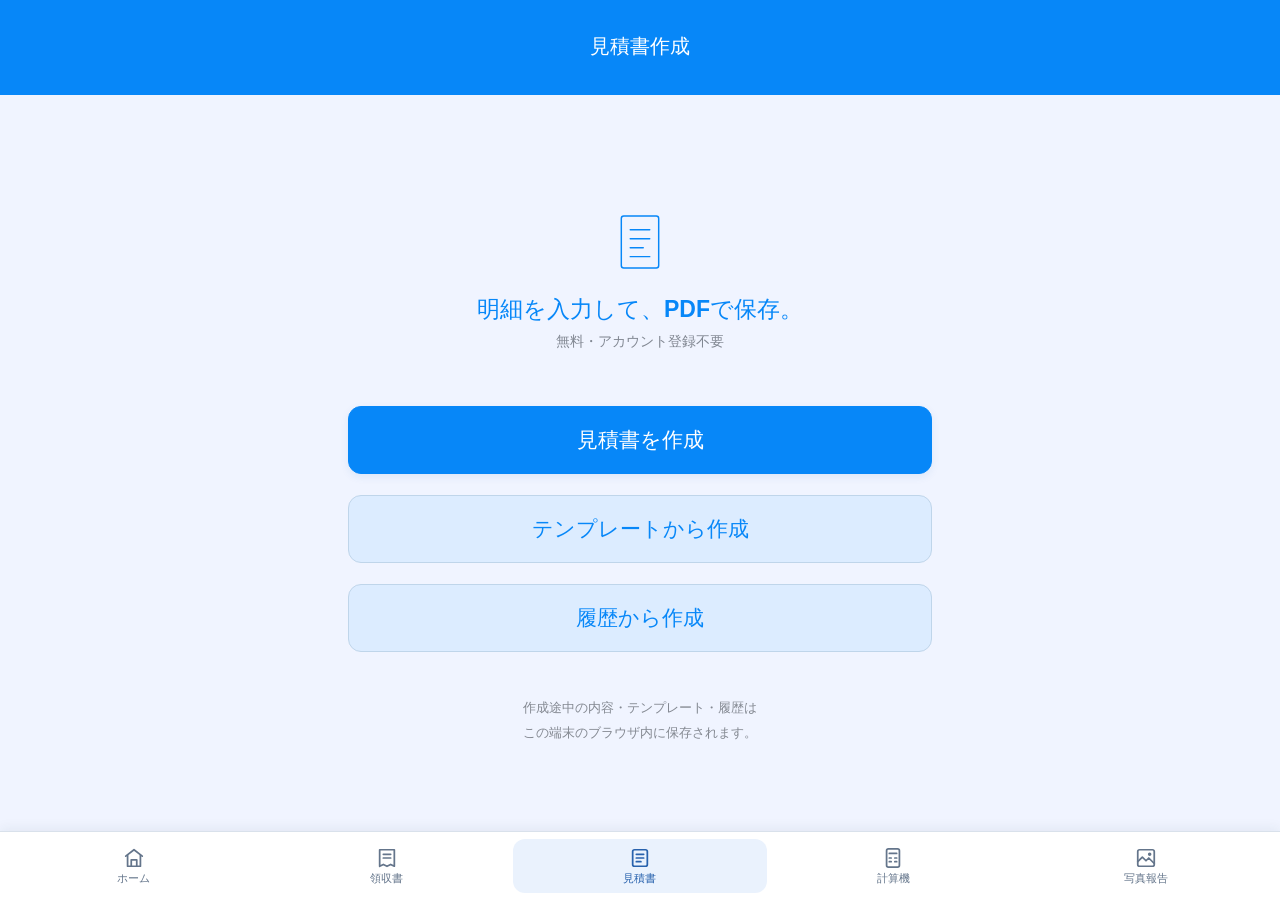
<file: estimate/index.html>
<!doctype html><html lang="ja"><head>
<meta charset="utf-8"><meta name="viewport" content="width=device-width,initial-scale=1,viewport-fit=cover">
<meta name="theme-color" content="#0787f8"><meta name="description" content="明細を入力するだけで見積書PDFを無料作成。登録不要・広告なし。">
<link rel="manifest" href="../manifest.webmanifest"><link rel="stylesheet" href="../receipt/style.css"><link rel="stylesheet" href="./style.css">
<title>見積書作成 | 仕事の便利ツール</title></head><body>
<header class="top"><button id="back" class="back" type="button" hidden>戻る</button><strong id="screenTitle">見積書作成</strong></header>
<section class="screen active" id="s-home"><div class="home-wrap">
<div class="hero-icon" aria-hidden="true"><svg viewBox="0 0 64 72"><rect x="9" y="4" width="46" height="64" rx="3"/><path d="M20 21h24M20 32h24M20 43h16M20 54h24"/></svg></div>
<p class="hero-title">明細を入力して、PDFで保存。</p><p class="hero-sub">無料・アカウント登録不要</p>
<button type="button" class="big-btn primary" data-go="edit">見積書を作成</button>
<button type="button" class="big-btn" data-go="templates">テンプレートから作成</button>
<button type="button" class="big-btn" data-go="history">履歴から作成</button>
<p class="smallnote">作成途中の内容・テンプレート・履歴は<br>この端末のブラウザ内に保存されます。</p>
</div></section>
<section class="screen" id="s-edit"><main class="container edit">
<div class="field"><label for="quoteDate">見積日</label><input id="quoteDate" class="input date" type="date"></div>
<div class="toggle-row"><label for="showNumber">見積番号を記載する</label><label class="switch"><input id="showNumber" type="checkbox"><span></span></label></div>
<div class="field" id="numberField" hidden><label for="quoteNo">見積番号</label><input class="input" id="quoteNo" maxlength="40" placeholder="例：Q-001"></div>
<div class="field"><label for="recipient">宛名</label><div class="inline"><input id="recipient" class="input" maxlength="100" placeholder="〇〇株式会社"><select id="suffix" class="suffix" aria-label="敬称"><option>様</option><option>御中</option><option>なし</option></select></div></div>
<div class="field"><label for="subject">件名・作業内容</label><input id="subject" class="input" maxlength="120" placeholder="例：機器取付作業のお見積もり"></div>
<div class="field"><label for="validUntil">見積有効期限（任意）</label><input id="validUntil" class="input date" type="date"></div>
<div class="field"><div class="field-title">見積明細</div>
<div class="field-title" style="font-size:15px;margin:17px 0 8px">単価の入力方法</div>
<div class="segmented" role="radiogroup" aria-label="単価の入力方法" id="priceModePicker">
<label><input type="radio" name="priceMode" value="incl"><span>税込で入力</span></label>
<label><input type="radio" name="priceMode" value="excl"><span>税抜で入力</span></label>
</div>
<p id="priceHelp" class="helper">税込で入力：入力した単価×数量が見積金額になります。初期設定は税込です。</p>
<div id="items" class="item-list"></div>
<button type="button" id="addItem" class="action-btn outline">＋ 明細を追加</button>
<div class="estimate-total"><span id="liveTotalLabel">見積合計</span><strong id="liveTotal">¥0</strong></div>
<div class="toggle-row tight" style="margin:20px 0 5px"><label for="showTaxDetails">見積書に税内訳を表示する</label><label class="switch"><input id="showTaxDetails" type="checkbox"><span></span></label></div>
<p class="helper">初期設定は非表示です。表示のON・OFFを記憶します。合計金額の計算は変わりません。</p>
</div>
<div class="field"><label for="notes">備考・施工条件（任意）</label><textarea id="notes" class="textarea" maxlength="800" placeholder="例：駐車場所をご用意ください。"></textarea></div>
<div class="field"><label for="issuerText">発行元</label><textarea id="issuerText" class="textarea" maxlength="450" placeholder="事業者名&#10;住所&#10;電話番号"></textarea>
<p class="helper">領収書アプリに保存した発行元・角印を初期値として利用できます。</p>
<button type="button" class="action-btn outline" id="useReceiptIssuer">領収書の発行元・角印を読み込む</button></div>
<details class="details" id="sealSettings"><summary><b>角印（任意）</b><small id="sealStatus">未設定</small></summary><div class="details-inner">
<div class="inline"><img id="sealPreview" class="thumb" alt="角印" hidden><label class="file-label">角印画像を選ぶ<input id="sealFile" type="file" accept="image/*"></label><button class="minor" type="button" id="removeSeal">削除</button></div>
<div class="toggle-row tight"><label for="showSeal">見積書に角印を表示する</label><label class="switch"><input id="showSeal" type="checkbox" checked><span></span></label></div>
</div></details>
<button type="button" class="action-btn primary" id="create">見積書を作成</button>
<button type="button" class="action-btn" id="saveTemplate">テンプレートとして保存</button>
<button type="button" class="action-btn outline" id="clearDraft">新しい見積もりを始める</button>
<p class="smallnote">完成イメージを確認してからPDFを保存できます。</p>
</main></section>
<section class="screen" id="s-preview"><div class="container edit">
<p class="helper" style="text-align:center">完成イメージ・A4縦（明細が多い場合は複数ページ）</p>
<div id="previewPages"></div>
<button id="downloadPdf" class="action-btn primary" type="button">PDFを保存</button>
<button class="action-btn outline" data-go="edit" type="button">入力内容を修正</button>
<p class="smallnote">PDFを保存すると履歴にも登録します。</p>
</div></section>
<section class="screen" id="s-templates"><div class="container edit"><p class="helper">保存済みの明細・条件から新しい見積書を作れます。</p><div id="templateList"></div></div></section>
<section class="screen" id="s-history"><div class="container edit"><p class="helper">作成済みPDFを保存・再作成できます（最大50件）。</p><div id="historyList"></div></div></section>
<div id="toast" class="status-toast" role="status"></div>
<script src="./app.js"></script><script src="../shared/shell.js"></script>
</body></html>
</file>
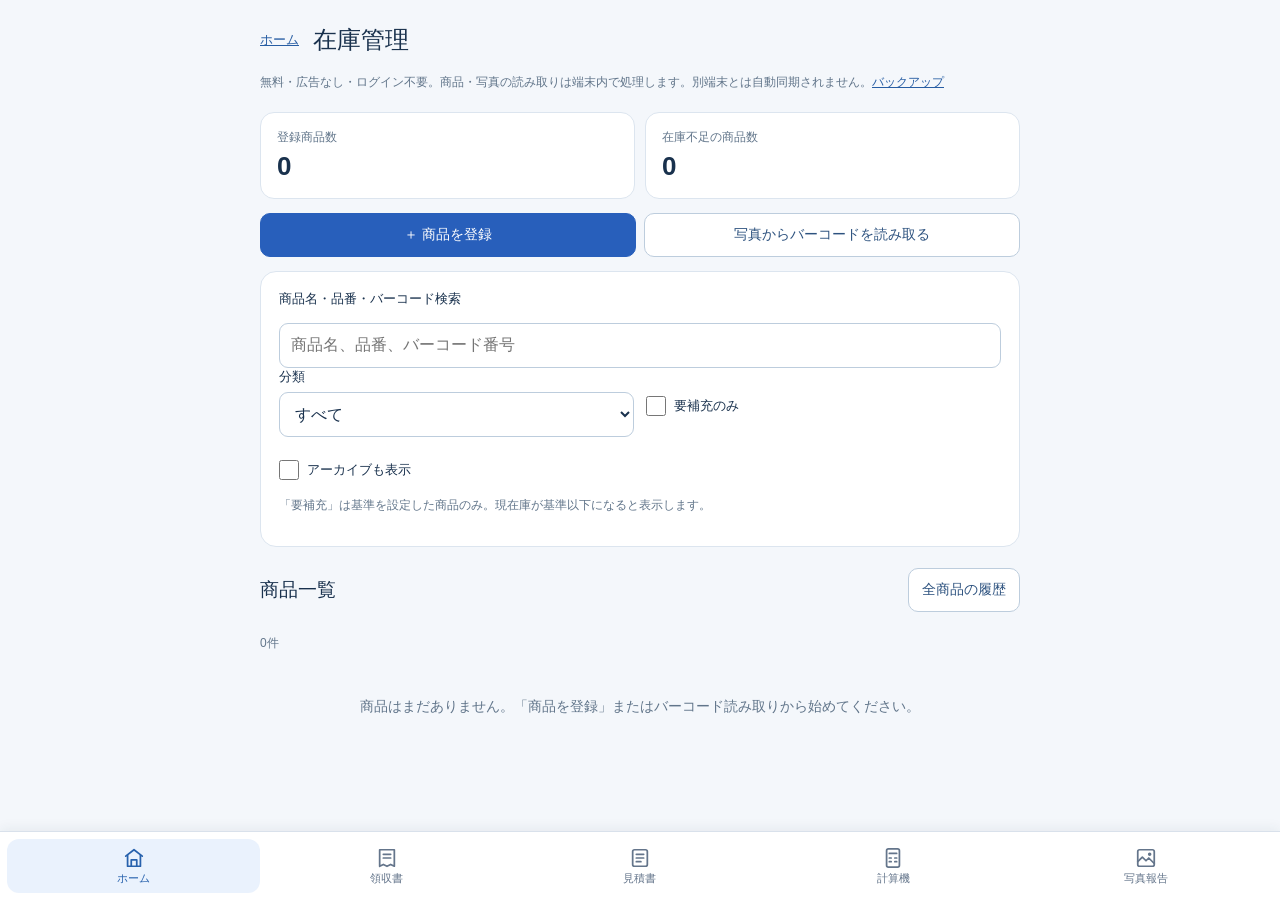
<file: inventory/index.html>
<!doctype html>
<html lang="ja"><head>
<meta charset="utf-8"><meta name="viewport" content="width=device-width,initial-scale=1,viewport-fit=cover">
<meta name="theme-color" content="#285fbb"><meta name="description" content="販売商品と消耗品を端末内で管理。無料・広告なし・ログイン不要の在庫管理。">
<title>在庫管理 | 仕事の便利ツール</title>
<link rel="manifest" href="../manifest.webmanifest"><link rel="stylesheet" href="./style.css">
</head><body><main class="wrap">
<header class="top"><a href="../" class="home-link">ホーム</a><h1>在庫管理</h1><button id="back" type="button" hidden>一覧へ</button></header>
<p class="privacy">無料・広告なし・ログイン不要。商品・写真の読み取りは端末内で処理します。別端末とは自動同期されません。<a href="../settings/">バックアップ</a></p>
<div id="status" role="status" aria-live="polite" hidden></div>
<section id="listView" aria-label="在庫一覧">
<div class="stats"><div><span>登録商品数</span><strong id="productCount">—</strong></div><div><span>在庫不足の商品数</span><strong id="lowCount">—</strong></div></div>
<div class="actions"><button id="newProduct" class="primary" type="button">＋ 商品を登録</button><button id="scanBarcode" type="button">写真からバーコードを読み取る</button></div>
<div class="card filters"><label for="search">商品名・品番・バーコード検索</label><input id="search" type="search" placeholder="商品名、品番、バーコード番号" autocomplete="off">
<div class="filter-row"><label>分類<select id="categoryFilter"><option value="all">すべて</option><option value="sale">販売商品</option><option value="supply">消耗品</option></select></label><label class="check"><input id="lowOnly" type="checkbox">要補充のみ</label></div>
<label class="check"><input id="includeArchived" type="checkbox">アーカイブも表示</label>
<p class="hint">「要補充」は基準を設定した商品のみ。現在庫が基準以下になると表示します。</p></div>
<div class="list-heading"><h2>商品一覧</h2><button id="allHistory" type="button">全商品の履歴</button></div><p id="listSummary" class="hint" aria-live="polite"></p>
<div id="productList"></div><button id="moreProducts" type="button" hidden>さらに表示</button>
</section>
<section id="editView" hidden aria-labelledby="editTitle"><h2 id="editTitle">商品登録</h2>
<form id="productForm" class="card">
<label>商品名 <span class="required">必須</span><input id="productName" required maxlength="120" autocomplete="off"></label>
<div class="two"><label>分類<select id="productCategory"><option value="sale">販売商品</option><option value="supply">消耗品</option></select></label><label>単位<select id="unit"><option>個</option><option>本</option><option>巻</option><option>箱</option><option>袋</option><option>セット</option><option>m</option><option>L</option><option>その他</option></select></label></div>
<label>品番・管理番号 <small>任意</small><input id="sku" maxlength="100" autocomplete="off"></label><p id="skuWarning" class="warning" hidden></p>
<label>バーコード番号 <small>任意・先頭の0も保存します</small><input id="barcode" maxlength="2048" type="text" autocomplete="off" autocapitalize="off" spellcheck="false"></label><div id="duplicateBarcode" class="warning" hidden></div>
<label id="initialLabel">初期在庫数<input id="initialQuantity" required value="0" inputmode="decimal" autocomplete="off"></label><p id="unitHint" class="hint"></p>
<details><summary>単価・補充基準・メモ</summary>
<label>補充基準数量 <small>空欄は警告なし</small><input id="reorder" inputmode="decimal" autocomplete="off"></label>
<div class="two"><label>仕入単価 <small>税込・円</small><input id="cost" inputmode="numeric" autocomplete="off"></label><label>参考販売単価 <small>税込・円</small><input id="salePrice" inputmode="numeric" autocomplete="off"></label></div>
<p class="hint">価格は参考値です。税率・税区分を確定したり、見積書に自動反映したりするものではありません。</p>
<label>メモ<textarea id="memo" maxlength="2000" rows="3"></textarea></label></details>
<p id="productMeta" class="hint" hidden></p><button id="saveProduct" class="primary" type="submit">商品を保存</button>
</form></section>
<section id="detailView" hidden aria-label="商品詳細"><div id="productDetail"></div></section>
<section id="moveView" hidden aria-labelledby="moveTitle"><h2 id="moveTitle">入庫</h2><form id="moveForm" class="card">
<p id="moveProduct"></p><p id="currentStock" class="stock"></p>
<label><span id="quantityLabel">入庫数量</span><input id="moveQuantity" required inputmode="decimal" autocomplete="off"></label>
<label id="reasonSelectLabel">理由<select id="reasonSelect"></select></label><label id="adjustReasonLabel" hidden>調整理由 <span class="required">必須</span><input id="adjustReason" maxlength="200"></label>
<label>備考 <small>任意</small><textarea id="moveMemo" maxlength="2000" rows="3"></textarea></label>
<p id="stockPreview" class="stock-preview" aria-live="polite"></p><p class="hint">数量を確認し、次の確認画面で確定すると在庫が変わります。履歴の訂正は新しい棚卸調整で行います。</p>
<button id="confirmMove" type="submit" class="primary">数量を確認して確定</button></form></section>
<section id="historyView" hidden aria-labelledby="historyTitle"><h2 id="historyTitle">入出庫履歴</h2><p class="hint">新しい順に表示します。過去の記録は変更せず、商品の「棚卸調整」で訂正してください。</p><div id="historyList"></div><button id="moreHistory" type="button" hidden>さらに表示</button></section>
<section id="scannerView" hidden aria-labelledby="scannerTitle" aria-busy="false"><h2 id="scannerTitle">写真からバーコードを読み取る</h2><div class="card">
<p class="hint">コード全体が明るく鮮明に写るように撮影してください。読み取りだけでは在庫は変わりません。</p>
<label class="image-label">写真を撮る・画像を選ぶ<input id="barcodeImage" type="file" accept="image/*" aria-describedby="photoHelp photoStatus"></label>
<p id="photoHelp" class="hint">端末の選択画面から撮影や保存済み写真を選べます。表示される選択肢はOS・ブラウザーによって異なります。</p>
<p id="photoStatus" role="status" aria-live="polite">写真を撮るか、保存済みの画像を選択してください。手入力でも検索できます。</p>
<form id="manualBarcodeForm"><label>バーコード番号を手入力<input id="manualBarcode" type="text" maxlength="2048" required autocomplete="off" autocapitalize="off" spellcheck="false"></label><button type="submit">この番号で探す</button></form>
<p class="hint">写真・画像・番号を外部送信しません。QRコードのURLも自動では開きません。</p><button id="closeScanner" type="button">閉じる</button>
</div></section>
<noscript>在庫管理にはJavaScriptを有効にしてください。</noscript>
</main>
<script type="module" src="./app.js"></script><script src="../shared/shell.js"></script>
</body></html>
</file>
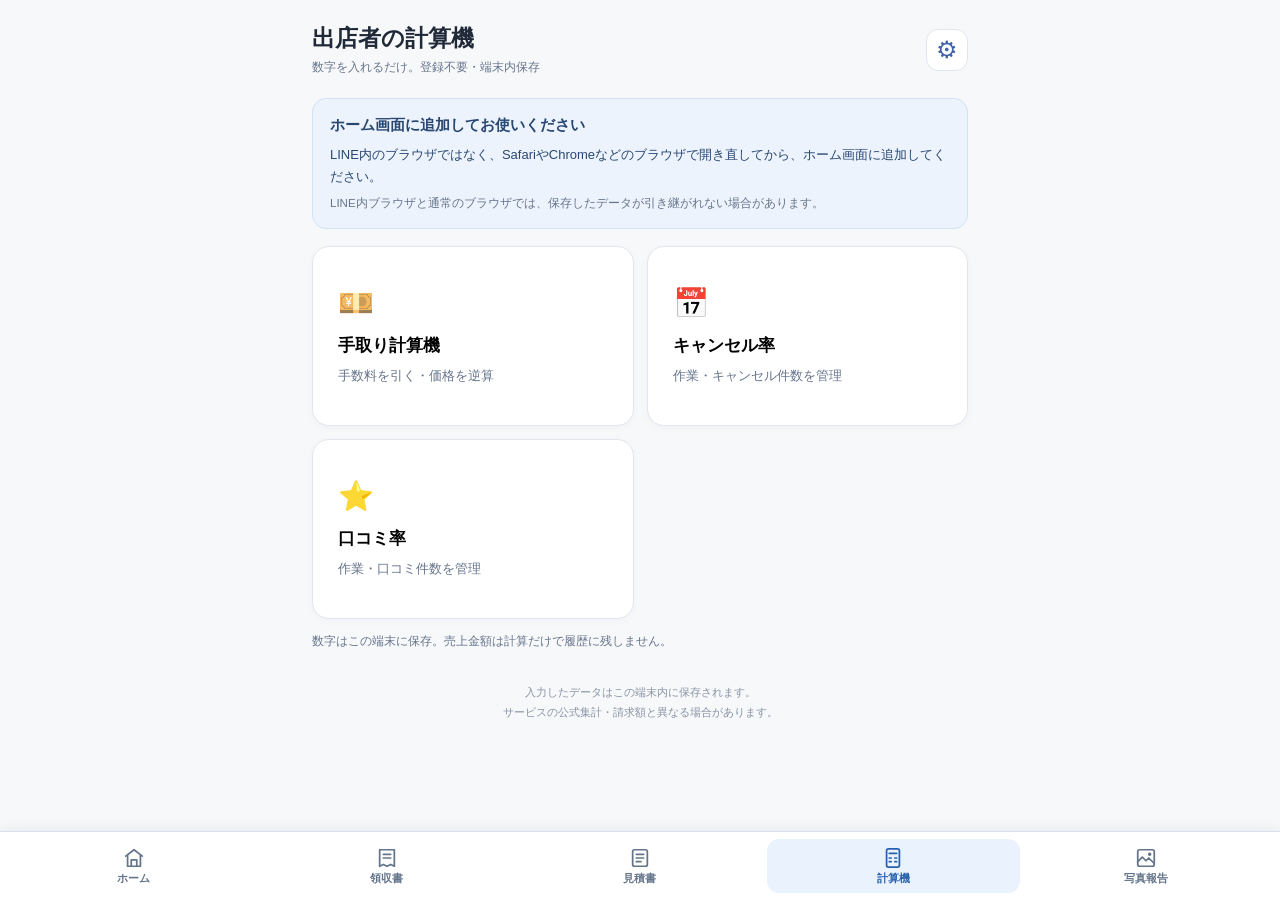
<file: merchant-calculator/index.html>
<!doctype html><html lang="ja"><head><meta charset="utf-8"><meta name="viewport" content="width=device-width,initial-scale=1,viewport-fit=cover"><meta name="theme-color" content="#4263a7"><meta name="description" content="出店者向けの無料計算機。手取り・キャンセル率・口コミ率をかんたん管理。"><title>出店者の計算機</title><link rel="manifest" href="../manifest.webmanifest"><link rel="stylesheet" href="style.css?v=20261015b"></head><body><div class="wrap"><header><button id="home" class="iconbtn" aria-label="ホームに戻る" hidden>‹</button><div><h1 id="heading">出店者の計算機</h1><p id="subhead">数字を入れるだけ。登録不要・端末内保存</p></div><button id="settingsBtn" class="iconbtn" aria-label="設定">⚙</button></header><main id="view"></main><footer>入力したデータはこの端末内に保存されます。<br>サービスの公式集計・請求額と異なる場合があります。</footer></div><div id="toast" role="status" aria-live="polite"></div><script src="app.js?v=20261104inventory"></script><script src="../shared/shell.js"></script></body></html>
</file>
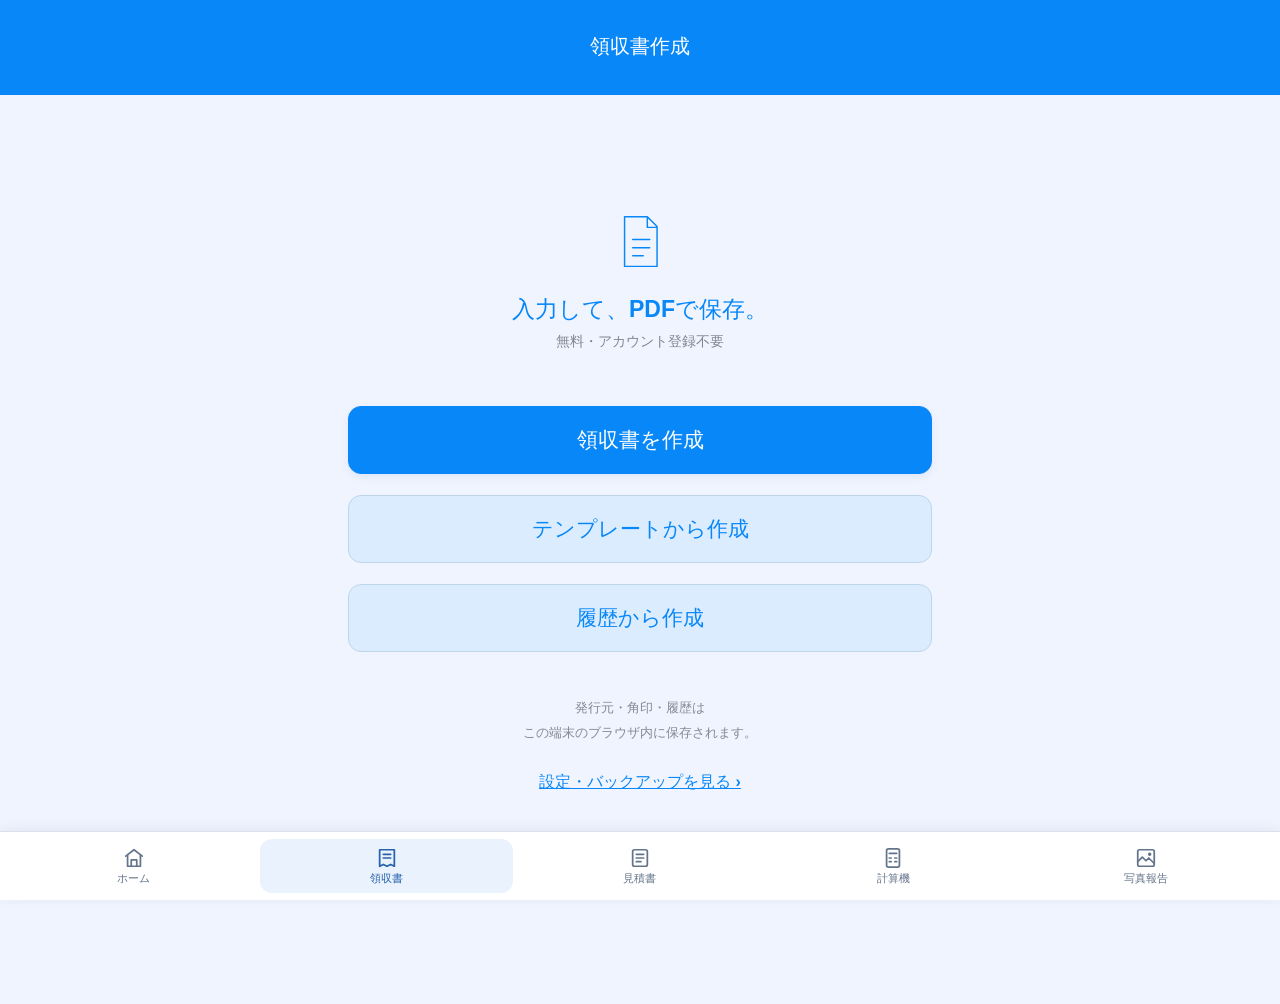
<file: receipt/index.html>
<!doctype html><html lang="ja"><head><meta charset="utf-8"><meta name="viewport" content="width=device-width,initial-scale=1,viewport-fit=cover"><meta name="theme-color" content="#0787f8"><meta name="description" content="領収書を無料でPDF保存。角印・テンプレート・履歴に対応。"><link rel="manifest" href="../manifest.webmanifest"><link rel="stylesheet" href="./style.css"><title>領収書作成 | 仕事の便利ツール</title></head><body><div id="receiptRoot"></div><script src="./app.js"></script><script src="../shared/shell.js"></script></body></html>
</file>
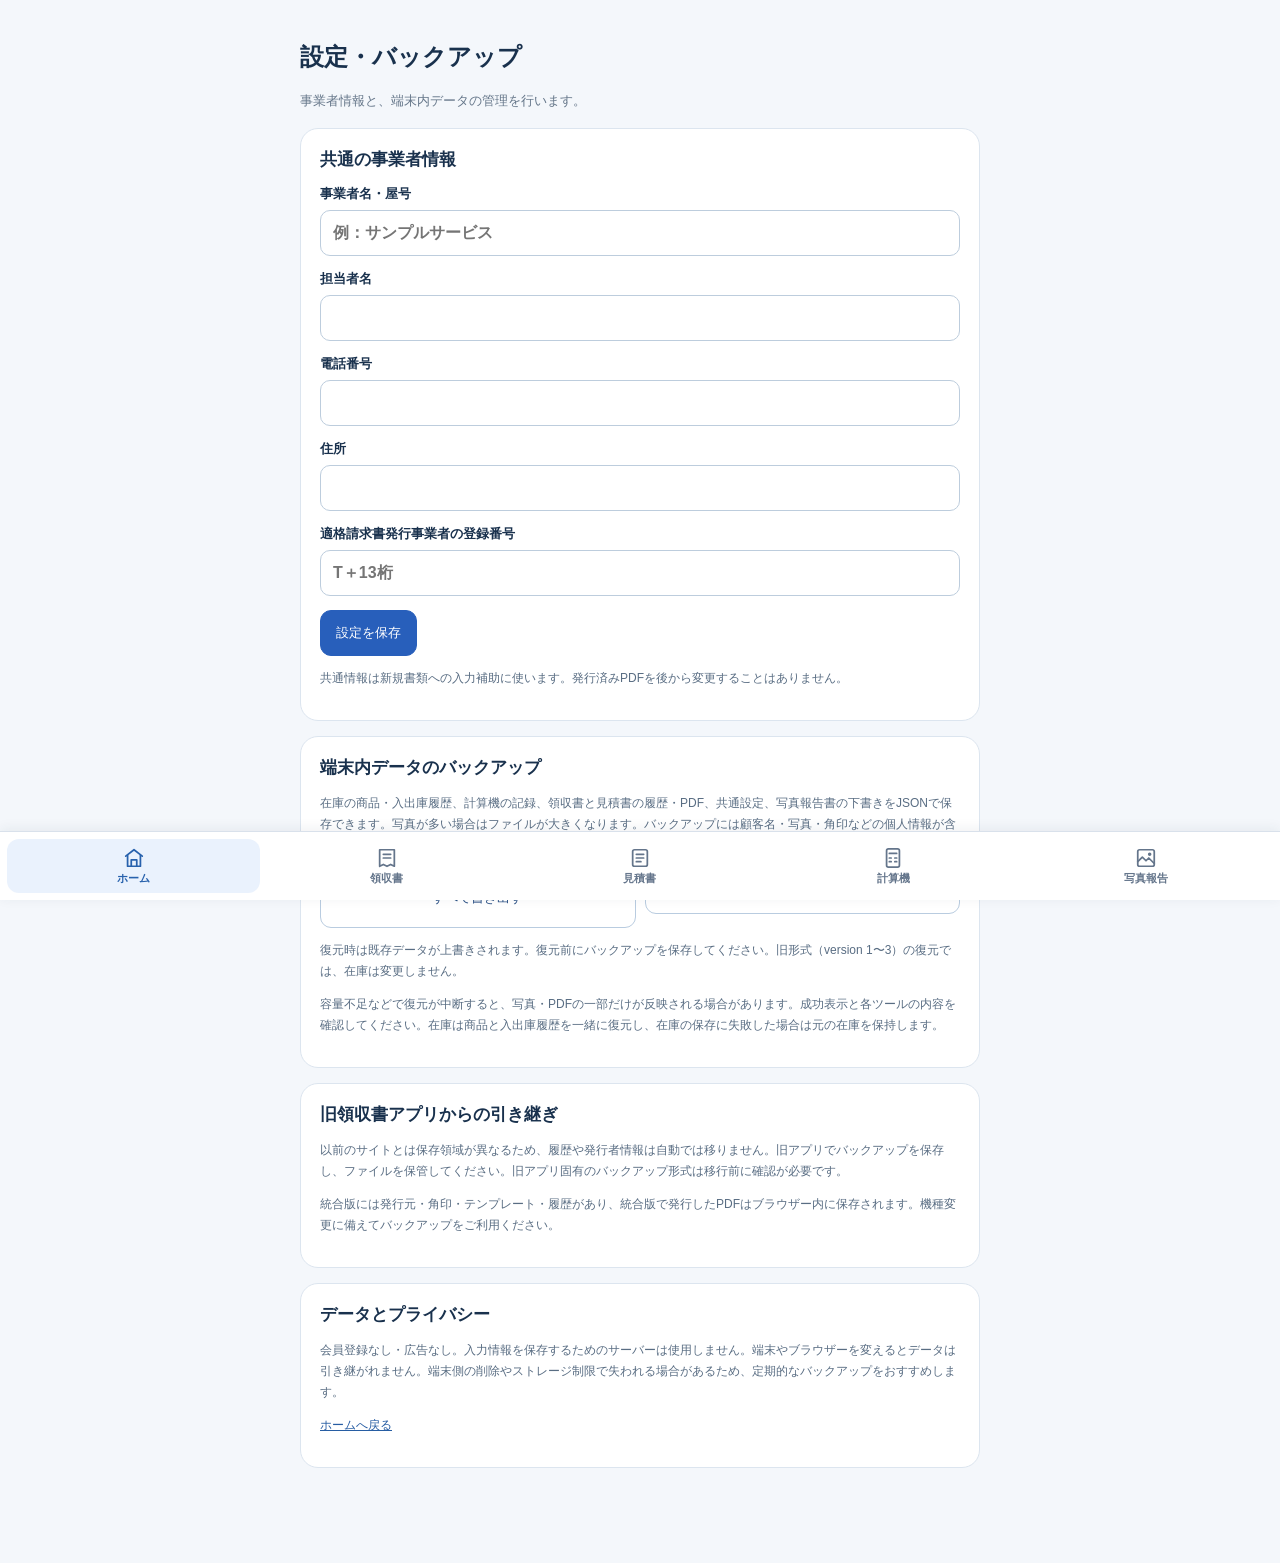
<file: settings/index.html>
<!doctype html><html lang="ja"><head>
<meta charset="utf-8"><meta name="viewport" content="width=device-width,initial-scale=1,viewport-fit=cover">
<meta name="theme-color" content="#285fbb"><link rel="manifest" href="../manifest.webmanifest"><title>設定・バックアップ | 便利ツール</title>
<style>
:root{font-family:-apple-system,BlinkMacSystemFont,"Hiragino Sans",Meiryo,sans-serif;color:#19314d;background:#f4f7fb}*{box-sizing:border-box}body{margin:0;padding:0 16px 110px}
main{max-width:680px;margin:0 auto;padding-top:25px}h1{font-size:24px}h2{font-size:17px;margin:0 0 14px}.lead,.muted{font-size:13px;line-height:1.8;color:#66778a}
section{background:white;border:1px solid #dce5ef;border-radius:18px;padding:19px;margin:15px 0}label{display:block;font-size:13px;font-weight:700;margin-bottom:14px}
input[type=text],input[type=tel]{display:block;width:100%;margin-top:7px;padding:12px;border:1px solid #bdcddd;border-radius:10px;font:inherit;font-size:16px;min-height:46px}
button,.file-btn{border-radius:11px;border:1px solid #b9cce0;background:#fff;color:#2b5185;padding:13px 15px;min-height:45px;font:700 14px inherit;cursor:pointer;display:inline-block;text-align:center}
button.primary{background:#285fbb;border-color:#285fbb;color:white}button:disabled{opacity:.5}.stack{display:flex;gap:9px;flex-wrap:wrap}.stack>*{flex:1;min-width:180px}.file-btn input{position:absolute;opacity:0;width:1px;height:1px}.notice{font-size:12px;line-height:1.75;color:#596d83}.status{background:#e9f3fc;padding:11px;border-radius:10px;font-size:13px;display:none;margin-top:12px}.status.visible{display:block}
a{color:#275da3}
</style></head><body><main>
<header><h1>設定・バックアップ</h1><p class="lead">事業者情報と、端末内データの管理を行います。</p></header>
<section><h2>共通の事業者情報</h2>
<label>事業者名・屋号<input id="business" type="text" maxlength="100" autocomplete="organization" placeholder="例：サンプルサービス"></label>
<label>担当者名<input id="staff" type="text" maxlength="80" autocomplete="name"></label>
<label>電話番号<input id="phone" type="tel" maxlength="30" autocomplete="tel"></label>
<label>住所<input id="address" type="text" maxlength="200" autocomplete="street-address"></label>
<label>適格請求書発行事業者の登録番号<input id="registration" type="text" maxlength="14" placeholder="T＋13桁"></label>
<button class="primary" id="saveProfile" type="button">設定を保存</button>
<p class="notice">共通情報は新規書類への入力補助に使います。発行済みPDFを後から変更することはありません。</p></section>
<section><h2>端末内データのバックアップ</h2>
<p class="notice">在庫の商品・入出庫履歴、計算機の記録、領収書と見積書の履歴・PDF、共通設定、写真報告書の下書きをJSONで保存できます。写真が多い場合はファイルが大きくなります。バックアップには顧客名・写真・角印などの個人情報が含まれるため、安全な場所に保管してください。</p>
<div class="stack"><button type="button" id="export">すべて書き出す</button><label class="file-btn">バックアップを読み込む<input type="file" id="import" accept=".json,application/json"></label></div>
<p class="notice">復元時は既存データが上書きされます。復元前にバックアップを保存してください。旧形式（version 1〜3）の復元では、在庫は変更しません。</p>
<p class="notice">容量不足などで復元が中断すると、写真・PDFの一部だけが反映される場合があります。成功表示と各ツールの内容を確認してください。在庫は商品と入出庫履歴を一緒に復元し、在庫の保存に失敗した場合は元の在庫を保持します。</p>
</section>
<section><h2>旧領収書アプリからの引き継ぎ</h2>
<p class="notice">以前のサイトとは保存領域が異なるため、履歴や発行者情報は自動では移りません。旧アプリでバックアップを保存し、ファイルを保管してください。旧アプリ固有のバックアップ形式は移行前に確認が必要です。</p>
<p class="notice">統合版には発行元・角印・テンプレート・履歴があり、統合版で発行したPDFはブラウザー内に保存されます。機種変更に備えてバックアップをご利用ください。</p>
</section>
<section><h2>データとプライバシー</h2>
<p class="notice">会員登録なし・広告なし。入力情報を保存するためのサーバーは使用しません。端末やブラウザーを変えるとデータは引き継がれません。端末側の削除やストレージ制限で失われる場合があるため、定期的なバックアップをおすすめします。</p>
<p class="notice"><a href="../">ホームへ戻る</a></p></section>
<div class="status" id="status" role="status"></div>
</main><script type="module">
(()=>{'use strict';const PROFILE='worktools_profile_v1',CALC='merchant_calcs_v1',RECEIPT='receipt_maker_issuer_templates_v1',PHOTO='before_after_tsukurukun_v1',R_DRAFT='receipt_unified_draft_v2',R_ISSUER='receipt_unified_issuer_v2',R_TEMP='receipt_unified_templates_v2',R_HISTORY='receipt_unified_history_v2',R_DB='receipt_unified_pdf_v2',E_DRAFT='estimate_worktools_draft_v1',E_TEMPLATES='estimate_worktools_templates_v1',E_HISTORY='estimate_worktools_history_v1',E_DB='estimate_worktools_pdfs_v1';
const $=id=>document.getElementById(id);const keys=['business','staff','phone','address','registration'];
const notice=(message,error=false)=>{const n=$('status');n.textContent=message;n.className='status visible';n.style.background=error?'#fff0e7':'#e9f3fc';n.scrollIntoView({block:'nearest',behavior:'smooth'})};
let inventoryModule,backupBusy=false;
async function inventoryApi(){
 try{
  if(!inventoryModule)inventoryModule=import('../inventory/store.js').then(api=>({store:new api.InventoryStore(),validate:api.validateBackup}));
  return await inventoryModule;
 }catch(_){throw Error('在庫機能を読み込めませんでした。ページを開き直してから再度お試しください。バックアップの書き出し・復元は完了していません。')}
}
function setBackupBusy(value){backupBusy=value;$('export').disabled=value;$('import').disabled=value}
try{const p=JSON.parse(localStorage.getItem(PROFILE)||'{}');for(const key of keys)$(key).value=typeof p[key]==='string'?p[key]:''}catch(_){}
$('saveProfile').onclick=()=>{try{const p={};for(const key of keys)p[key]=$(key).value.trim();if(p.registration&&!/^T[0-9]{13}$/i.test(p.registration))throw Error('登録番号はT＋13桁で入力してください');localStorage.setItem(PROFILE,JSON.stringify(p));notice('共通情報を保存しました')}catch(e){notice(e.message||'保存できませんでした',true)}};
function readPhoto(){return new Promise((resolve,reject)=>{const r=indexedDB.open(PHOTO,1);r.onupgradeneeded=()=>{if(!r.result.objectStoreNames.contains('drafts'))r.result.createObjectStore('drafts')};r.onerror=()=>reject(r.error);r.onsuccess=()=>{const db=r.result;const tx=db.transaction('drafts','readonly'),q=tx.objectStore('drafts').get('current');q.onsuccess=()=>{const val=q.result||null;db.close();resolve(val)};q.onerror=()=>{db.close();reject(q.error)}}})}
function putPhoto(value){return new Promise((resolve,reject)=>{const r=indexedDB.open(PHOTO,1);r.onupgradeneeded=()=>{if(!r.result.objectStoreNames.contains('drafts'))r.result.createObjectStore('drafts')};r.onerror=()=>reject(r.error);r.onsuccess=()=>{
 const db=r.result;let tx;
 try{tx=db.transaction('drafts','readwrite');tx.objectStore('drafts').put(value,'current');tx.oncomplete=()=>{db.close();resolve()};tx.onerror=tx.onabort=()=>{db.close();reject(tx.error||Error('写真の復元が中断されました'))}}
 catch(error){if(tx)try{tx.abort()}catch(_){}db.close();reject(error)}
}})}
const raw=key=>{try{return JSON.parse(localStorage.getItem(key)||'null')}catch(_){return null}};
function download(blob,name){const a=document.createElement('a'),u=URL.createObjectURL(blob);a.href=u;a.download=name;document.body.appendChild(a);a.click();a.remove();setTimeout(()=>URL.revokeObjectURL(u),60000)}
function readReceiptPdf(id){
 return new Promise((resolve,reject)=>{
  const r=indexedDB.open(R_DB,1);
  r.onupgradeneeded=()=>{if(!r.result.objectStoreNames.contains('files'))r.result.createObjectStore('files')};
  r.onerror=()=>reject(r.error);
  r.onsuccess=()=>{
   const db=r.result,t=db.transaction('files','readonly'),q=t.objectStore('files').get(id);
   q.onsuccess=()=>{const val=q.result||null;db.close();resolve(val)};
   q.onerror=()=>{db.close();reject(q.error)}
  }
 })
}
function putReceiptPdf(id,blob){
 return new Promise((resolve,reject)=>{
  const r=indexedDB.open(R_DB,1);
  r.onupgradeneeded=()=>{if(!r.result.objectStoreNames.contains('files'))r.result.createObjectStore('files')};
  r.onerror=()=>reject(r.error);
  r.onsuccess=()=>{
   const db=r.result;let t;
   try{
    t=db.transaction('files','readwrite');t.objectStore('files').put(blob,id);
    t.oncomplete=()=>{db.close();resolve()};
    t.onerror=t.onabort=()=>{db.close();reject(t.error||Error('領収書PDFの復元が中断されました'))}
   }catch(error){if(t)try{t.abort()}catch(_){}db.close();reject(error)}
  }
 })
}
function asBase64(blob){return new Promise((resolve,reject)=>{const reader=new FileReader();reader.onload=()=>resolve(String(reader.result).split(',')[1]);reader.onerror=()=>reject(reader.error);reader.readAsDataURL(blob)})}
async function receiptPdfs(){
 const out={},list=raw(R_HISTORY)||[];
 for(const item of list){if(!item?.id)continue;const pdf=await readReceiptPdf(item.id);if(pdf)out[item.id]=await asBase64(pdf)}
 return out
}
async function importReceiptPdfs(data){
 for(const [id,encoded] of Object.entries(data||{})){
  if(!/^[A-Za-z0-9+/=]+$/.test(encoded))throw Error('PDFのバックアップ形式が不正です');
  const bin=atob(encoded),arr=new Uint8Array(bin.length);for(let i=0;i<bin.length;i++)arr[i]=bin.charCodeAt(i);
  await putReceiptPdf(id,new Blob([arr],{type:'application/pdf'}))
 }
}
function estimateFile(id,value){
 return new Promise((resolve,reject)=>{
  const r=indexedDB.open(E_DB,1);
  r.onupgradeneeded=()=>{if(!r.result.objectStoreNames.contains('files'))r.result.createObjectStore('files')};
  r.onerror=()=>reject(r.error);
  r.onsuccess=()=>{
   const db=r.result;let tx;
   try{
    tx=db.transaction('files',value===undefined?'readonly':'readwrite');const store=tx.objectStore('files'),q=value===undefined?store.get(id):store.put(value,id);
    q.onsuccess=()=>{if(value===undefined){db.close();resolve(q.result||null)}};
    tx.oncomplete=()=>{if(value!==undefined){db.close();resolve()}};
    tx.onerror=tx.onabort=()=>{db.close();reject(tx.error||Error('見積書PDFの処理が中断されました'))};
    q.onerror=()=>{db.close();reject(q.error)}
   }catch(error){if(tx)try{tx.abort()}catch(_){}db.close();reject(error)}
  }
 })
}
async function estimatePdfs(){
 const output={};
 for(const h of raw(E_HISTORY)||[]){if(!h?.id)continue;const pdf=await estimateFile(h.id);if(pdf)output[h.id]=await asBase64(pdf)}
 return output
}
async function importEstimatePdfs(pdfs){
 for(const [id,encoded] of Object.entries(pdfs||{})){
  if(!/^[A-Za-z0-9+/=]+$/.test(encoded))throw Error('見積書PDFのバックアップ形式が不正です');
  const binary=atob(encoded),bytes=new Uint8Array(binary.length);
  for(let i=0;i<binary.length;i++)bytes[i]=binary.charCodeAt(i);
  await estimateFile(id,new Blob([bytes],{type:'application/pdf'}))
 }
}
const record=value=>value!==null&&typeof value==='object'&&!Array.isArray(value);
function optionalShape(value,test,label){if(value!==undefined&&value!==null&&!test(value))throw Error(label+'のバックアップ形式が不正です')}
function validatePdfMap(value,label){
 optionalShape(value,record,label);
 for(const [id,encoded] of Object.entries(value||{})){
  if(!id||typeof encoded!=='string'||!encoded||!/^[A-Za-z0-9+/=]+$/.test(encoded))throw Error(label+'のバックアップ形式が不正です');
  try{atob(encoded)}catch(_){throw Error(label+'のバックアップ形式が不正です')}
 }
}
function validateLegacyData(p){
 optionalShape(p.profile,record,'共通設定');optionalShape(p.calculator,record,'計算機');optionalShape(p.receiptTemplates,Array.isArray,'旧領収書テンプレート');
 optionalShape(p.photoDraft,record,'写真下書き');
 if(p.photoDraft)optionalShape(p.photoDraft.pairs,Array.isArray,'写真の一覧');
 for(const [minimum,name,label] of [[2,'receipt','領収書'],[3,'estimate','見積書']]){
  if(p.version<minimum)continue;
  const data=p[name];optionalShape(data,record,label);
  if(data){optionalShape(data.draft,record,label+'下書き');optionalShape(data.issuer,record,label+'発行元');optionalShape(data.templates,Array.isArray,label+'テンプレート');optionalShape(data.history,Array.isArray,label+'履歴')}
  validatePdfMap(p[name+'Pdfs'],label+'PDF');
 }
}
$('export').onclick=async()=>{if(backupBusy)return;setBackupBusy(true);try{
 const api=await inventoryApi(),inventory=await api.store.exportData();
 const payload={type:'worktools_backup',version:4,exportedAt:new Date().toISOString(),profile:raw(PROFILE),calculator:raw(CALC),receiptTemplates:raw(RECEIPT),receipt:{draft:raw(R_DRAFT),issuer:raw(R_ISSUER),templates:raw(R_TEMP),history:raw(R_HISTORY)},receiptPdfs:await receiptPdfs(),estimate:{draft:raw(E_DRAFT),templates:raw(E_TEMPLATES),history:raw(E_HISTORY)},estimatePdfs:await estimatePdfs(),photoDraft:await readPhoto(),inventory};
 const blob=new Blob([JSON.stringify(payload)],{type:'application/json'});download(blob,'worktools_backup_'+new Date().toISOString().slice(0,10)+'.json');notice('バックアップを書き出しました（'+(blob.size/1048576).toFixed(1)+' MB）');
}catch(e){notice('バックアップに失敗しました：'+e.message,true)}finally{setBackupBusy(false)}};
$('import').onchange=async e=>{const file=e.target.files?.[0];if(!file||backupBusy)return;setBackupBusy(true);try{
 if(file.size>100*1024*1024)throw Error('100MB以下のバックアップを選んでください');
 const p=JSON.parse(await file.text());
 if(!record(p)||p.type!=='worktools_backup'||![1,2,3,4].includes(p.version))throw Error('このアプリのバックアップファイルではありません');
 // Validate every incoming part, including inventory references, before any write.
 validateLegacyData(p);
 let api,inventory;
 if(p.version===4){
  if(!Object.hasOwn(p,'inventory'))throw Error('在庫データが含まれていないversion 4のバックアップです');
  api=await inventoryApi();inventory=api.validate(p.inventory);
 }
 const inventoryNotice=inventory?'\n在庫：商品'+inventory.products.length+'件・入出庫履歴'+inventory.movements.length+'件。現在の在庫商品と入出庫履歴をすべて置き換えます。':'\n旧形式のため、現在の在庫は変更しません。';
 if(!confirm('現在の保存データを上書きして復元しますか？'+inventoryNotice+'\n復元前のバックアップを保存してから続けてください。'))return;
 const entries=[[PROFILE,p.profile],[CALC,p.calculator],[RECEIPT,p.receiptTemplates]];
 if(p.version>=2&&p.receipt){entries.push([R_DRAFT,p.receipt.draft],[R_ISSUER,p.receipt.issuer],[R_TEMP,p.receipt.templates],[R_HISTORY,p.receipt.history])}
 if(p.version>=3&&p.estimate)entries.push([E_DRAFT,p.estimate.draft],[E_TEMPLATES,p.estimate.templates],[E_HISTORY,p.estimate.history]);
 // Capture originals so a storage quota error does not silently erase earlier values.
 const previous=entries.map(([key])=>[key,localStorage.getItem(key)]);
 let otherDbWrites=false,rollbackFailed=false;
 try{
  for(const [key,value] of entries)if(value!==undefined){if(value===null)localStorage.removeItem(key);else localStorage.setItem(key,JSON.stringify(value))}
  if(p.photoDraft){otherDbWrites=true;await putPhoto(p.photoDraft)}
  if(p.version>=2){if(Object.keys(p.receiptPdfs||{}).length)otherDbWrites=true;await importReceiptPdfs(p.receiptPdfs)}
  if(p.version>=3){if(Object.keys(p.estimatePdfs||{}).length)otherDbWrites=true;await importEstimatePdfs(p.estimatePdfs)}
  // Replace inventory last, in its single atomic transaction across both stores.
  if(inventory)await api.store.replaceData(inventory);
 }catch(error){
  for(const [key,value] of previous){try{if(value===null)localStorage.removeItem(key);else localStorage.setItem(key,value)}catch(_){rollbackFailed=true}}
  let detail=error.message+'。在庫は変更していません。';
  if(otherDbWrites)detail+=' 写真・PDFの一部が復元された可能性があります。各ツールの内容を確認してください。';
  detail+=rollbackFailed?' 端末内設定の一部を元に戻せませんでした。保存内容を確認してください。':' 共通設定などの端末内設定は復元前に戻しました。';
  throw Error(detail);
 }
 notice('復元しました。各ツールを再度開いて確認してください。');
}catch(error){notice('復元できませんでした：'+error.message,true)}finally{e.target.value='';setBackupBusy(false)}};
})();
</script><script src="../shared/shell.js"></script></body></html>
</file>
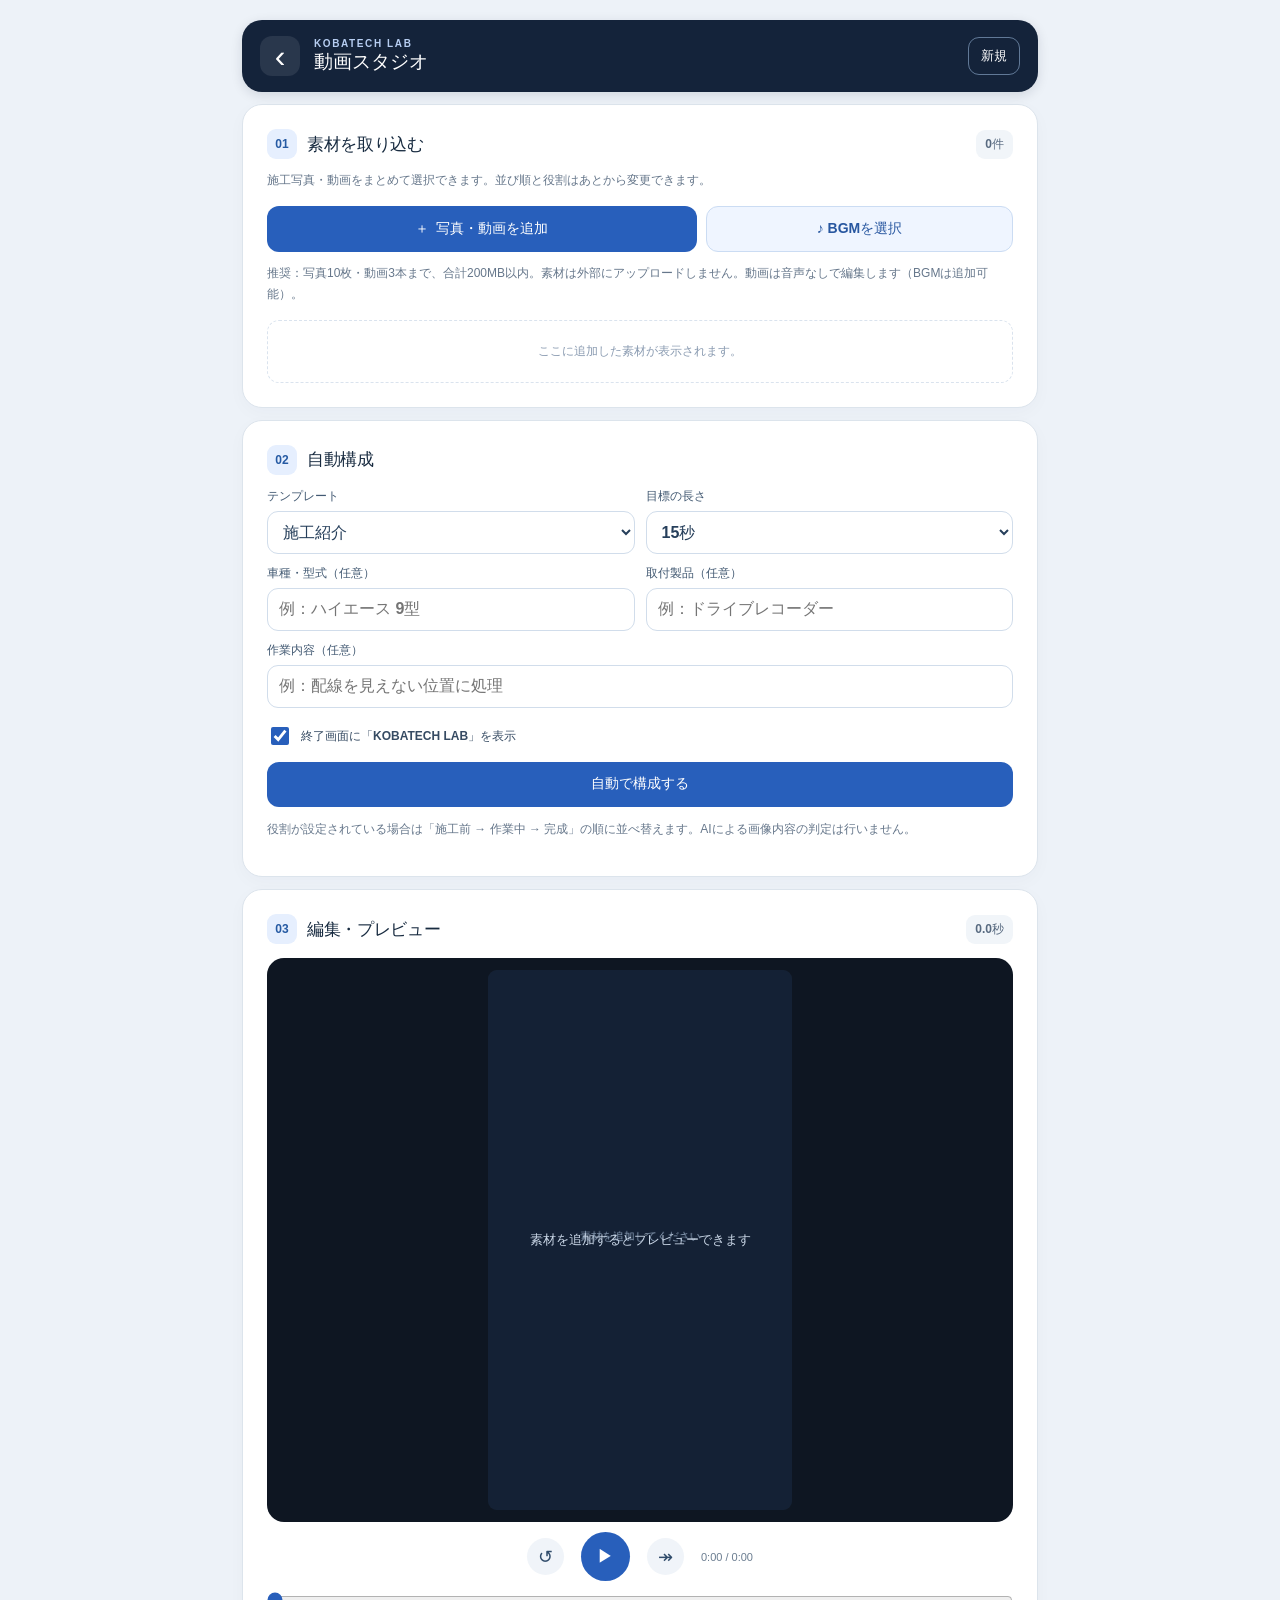
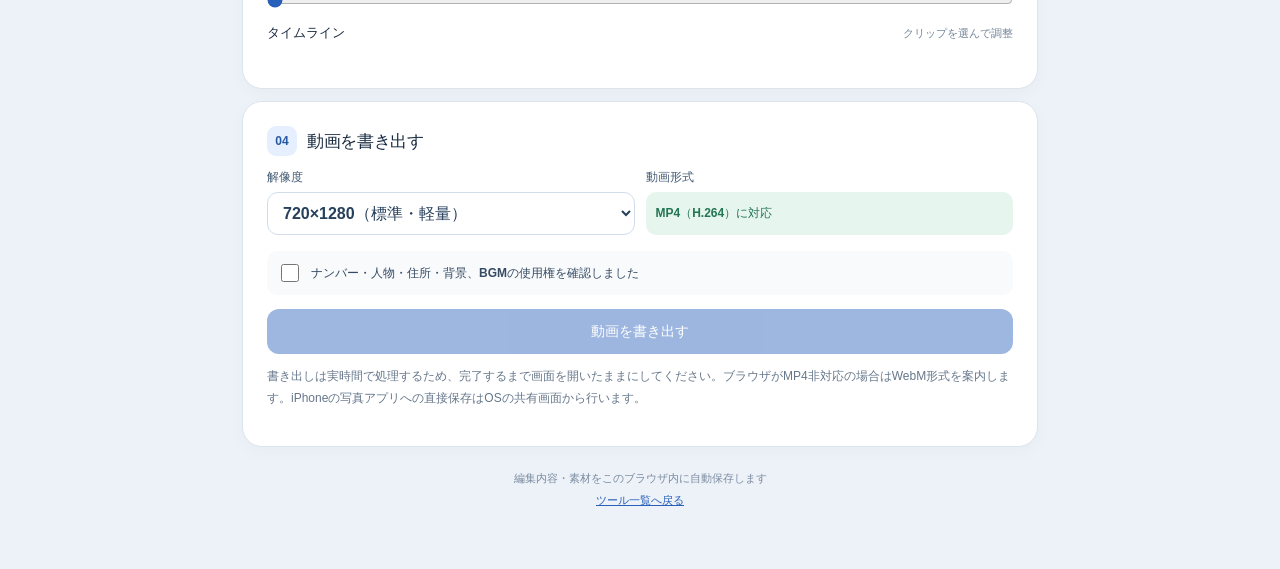
<file: video-studio/index.html>
<!doctype html>
<html lang="ja">
<head>
  <meta charset="utf-8">
  <meta name="viewport" content="width=device-width,initial-scale=1,viewport-fit=cover">
  <meta name="theme-color" content="#14233a">
  <meta name="description" content="施工写真と動画から、リール動画を自動構成・編集・書き出し。素材は端末内で処理します。">
  <title>動画スタジオ | KOBATECH LAB</title>
  <link rel="stylesheet" href="./style.css">
  <script src="./app.js" defer></script>
</head>
<body>
  <div class="app">
    <header class="topbar">
      <a href="../" class="back" aria-label="ツール一覧に戻る">‹</a>
      <div class="brand"><span class="eyebrow">KOBATECH LAB</span><strong>動画スタジオ</strong></div>
      <button id="newProject" class="text-button" type="button">新規</button>
    </header>
    <main>
      <section class="card intro">
        <div class="row"><span class="step">01</span><h2>素材を取り込む</h2><span id="mediaCounter" class="counter">0件</span></div>
        <p>施工写真・動画をまとめて選択できます。並び順と役割はあとから変更できます。</p>
        <div class="import-row">
          <label for="mediaInput" class="button primary"><span aria-hidden="true">＋</span> 写真・動画を追加</label>
          <input id="mediaInput" type="file" accept="image/*,video/*,.heic,.heif,.mov" multiple hidden>
          <label for="musicInput" class="button secondary">♪ BGMを選択</label>
          <input id="musicInput" type="file" accept="audio/*,.mp3,.m4a,.wav" hidden>
        </div>
        <p class="fine">推奨：写真10枚・動画3本まで、合計200MB以内。素材は外部にアップロードしません。動画は音声なしで編集します（BGMは追加可能）。</p>
        <div id="assetsEmpty" class="empty">ここに追加した素材が表示されます。</div>
        <div id="assetList" class="asset-list" aria-label="取り込んだ素材"></div>
      </section>
      <section class="card">
        <div class="row"><span class="step">02</span><h2>自動構成</h2></div>
        <div class="field-grid">
          <label class="field">テンプレート<select id="template"><option value="installation">施工紹介</option><option value="beforeAfter">Before / After</option><option value="report">写真付き作業記録</option></select></label>
          <label class="field">目標の長さ<select id="targetLength"><option value="15">15秒</option><option value="30">30秒</option></select></label>
          <label class="field">車種・型式（任意）<input id="vehicle" type="text" maxlength="44" placeholder="例：ハイエース 9型"></label>
          <label class="field">取付製品（任意）<input id="product" type="text" maxlength="44" placeholder="例：ドライブレコーダー"></label>
          <label class="field wide">作業内容（任意）<input id="summary" type="text" maxlength="70" placeholder="例：配線を見えない位置に処理"></label>
        </div>
        <label class="toggle"><input id="endCard" type="checkbox" checked> 終了画面に「KOBATECH LAB」を表示</label>
        <button id="autoCut" class="button primary full" type="button">自動で構成する</button>
        <p class="fine">役割が設定されている場合は「施工前 → 作業中 → 完成」の順に並べ替えます。AIによる画像内容の判定は行いません。</p>
      </section>
      <section class="card editor-card">
        <div class="row"><span class="step">03</span><h2>編集・プレビュー</h2><span id="durationLabel" class="counter">0.0秒</span></div>
        <div class="preview-shell">
          <canvas id="preview" width="360" height="640" aria-label="動画プレビュー"></canvas>
          <div id="previewOverlay" class="preview-overlay">素材を追加するとプレビューできます</div>
        </div>
        <div class="transport">
          <button id="skipBack" type="button" aria-label="最初から">↺</button>
          <button id="play" class="play" type="button" aria-label="再生・停止">▶</button>
          <button id="skipForward" type="button" aria-label="最後へ">↠</button>
          <span id="playTime">0:00 / 0:00</span>
        </div>
        <input id="scrubber" class="scrubber" type="range" min="0" max="100" step="0.01" value="0" aria-label="再生位置">
        <div class="timeline-header"><strong>タイムライン</strong><span>クリップを選んで調整</span></div>
        <div id="timeline" class="timeline" role="list"></div>
        <div id="clipControls" class="clip-controls" hidden>
          <div class="row"><h3>選択したクリップ</h3><button id="removeClip" class="danger-link" type="button">削除</button></div>
          <label class="field">表示する文字<input id="clipCaption" type="text" maxlength="70" placeholder="短い説明を入力"></label>
          <div class="field-grid">
            <label class="field">役割<select id="clipRole"><option value="before">施工前</option><option value="work">作業中</option><option value="after">施工後</option><option value="other">その他</option></select></label>
            <label class="field">表示時間（秒）<input id="clipDuration" type="number" min="1" max="8" step="0.5" inputmode="decimal"></label>
            <label class="field">拡大率 <span id="zoomValue" class="small-value"></span><input id="clipZoom" type="range" min="1" max="1.8" step="0.05"></label>
            <label class="field">動画の開始位置（秒）<input id="clipTrim" type="number" min="0" step="0.5" inputmode="decimal"></label>
            <label class="field">左右位置<input id="clipPanX" type="range" min="-100" max="100" step="5"></label>
            <label class="field">上下位置<input id="clipPanY" type="range" min="-100" max="100" step="5"></label>
          </div>
          <label class="toggle"><input id="clipAnimate" type="checkbox"> 写真をゆっくりズームする</label>
          <div class="editor-actions"><button id="moveLeft" class="button secondary" type="button">← 前へ</button><button id="moveRight" class="button secondary" type="button">後ろへ →</button><button id="undo" class="button subtle" type="button">元に戻す</button><button id="redo" class="button subtle" type="button">やり直す</button></div>
        </div>
        <div class="music-settings" id="musicSettings" hidden><span id="musicName">BGM</span><label class="field">BGM音量<input id="musicVolume" type="range" min="0" max="1" step="0.05" value="0.5"></label><button id="removeMusic" class="danger-link" type="button">BGMを外す</button></div>
      </section>
      <section class="card export-card">
        <div class="row"><span class="step">04</span><h2>動画を書き出す</h2></div>
        <div class="field-grid">
          <label class="field">解像度<select id="resolution"><option value="720">720×1280（標準・軽量）</option><option value="1080">1080×1920（高画質）</option></select></label>
          <div class="field"><span>動画形式</span><div id="formatStatus" class="support">対応状況を確認中…</div></div>
        </div>
        <label class="toggle consent"><input id="safetyCheck" type="checkbox"> ナンバー・人物・住所・背景、BGMの使用権を確認しました</label>
        <button id="export" class="button primary full" type="button" disabled>動画を書き出す</button>
        <div id="exportProgress" hidden><div class="progress-track"><div id="progressBar"></div></div><p id="exportStatus" class="fine">準備中…</p><button id="cancelExport" class="button secondary" type="button">書き出しを中止</button></div>
        <div id="exportResult" hidden><video id="resultVideo" controls playsinline preload="metadata"></video><div class="result-actions"><button id="share" class="button secondary" type="button">共有・写真アプリに保存</button><a id="download" class="button primary" download="KOBATECH-LAB-video.mp4">ファイルを保存</a></div></div>
        <p class="fine">書き出しは実時間で処理するため、完了するまで画面を開いたままにしてください。ブラウザがMP4非対応の場合はWebM形式を案内します。iPhoneの写真アプリへの直接保存はOSの共有画面から行います。</p>
      </section>
      <footer><span id="storageState">端末内に自動保存します</span><br><a href="../">ツール一覧へ戻る</a></footer>
    </main>
  </div>
  <div id="toast" class="toast" role="status" aria-live="polite"></div>
</body>
</html>
</file>
<file: receipt/style.css>
:root{font-family:-apple-system,BlinkMacSystemFont,"Hiragino Sans","Hiragino Kaku Gothic ProN",Meiryo,sans-serif;background:#f0f4ff;color:#16191d;font-synthesis:none}
*{box-sizing:border-box}html{font-size:16px;-webkit-text-size-adjust:100%}
body{margin:0;background:#f0f4ff;color:#111820}button,input,select,textarea{font:inherit}button{cursor:pointer;touch-action:manipulation}button:disabled{opacity:.48}
button,input,select,textarea{outline-color:#0787f8}
button:focus-visible,a:focus-visible{outline:3px solid #0757bd;outline-offset:3px}
.screen{display:none}.screen.active{display:block}
.top{background:#0787f8;color:white;position:sticky;top:0;z-index:25;min-height:92px;padding:calc(env(safe-area-inset-top,0px) + 19px) 20px 20px;display:flex;align-items:center;justify-content:center;text-align:center;box-shadow:0 1px 0 #0787f8}
.top strong{font-size:20px;font-weight:750}.top .back{position:absolute;bottom:17px;left:18px;border:0;background:none;color:#fff;font-size:18px;padding:10px 0;font-weight:450}
.top .back:before{content:"‹";font-size:35px;vertical-align:-3px;margin-right:4px;line-height:10px}
.container{width:min(100% - 32px,700px);margin:0 auto}.edit.container{padding:25px 0 32px}
.home-wrap{min-height:calc(100dvh - 202px);max-width:620px;margin:0 auto;padding:75px 18px 40px;display:flex;flex-direction:column;justify-content:center}
.hero-icon{height:75px;display:flex;justify-content:center;align-items:center;color:#0787f8;margin-bottom:12px}
.hero-icon svg{width:52px;height:62px;fill:none;stroke:#0787f8;stroke-linecap:round;stroke-linejoin:round;stroke-width:1.8}
.hero-title{font-weight:780;font-size:23px;color:#0787f8;text-align:center;margin:3px 0 8px}
.hero-sub{text-align:center;color:#818792;font-size:14px;margin:0 0 55px}
.big-btn{display:block;width:100%;padding:19px 14px;min-height:66px;border-radius:13px;border:1px solid #bfd5ea;background:#dcecff;color:#0787f8;font-size:21px;font-weight:580;text-align:center;margin:0 0 21px;box-shadow:none}
.big-btn.primary{background:#0787f8;color:white;border-color:#0787f8;box-shadow:0 3px 9px #095fbb15}
.big-btn:active{transform:scale(.994)}
.smallnote{text-align:center;color:#848992;font-size:13px;line-height:1.9;margin:23px 0 14px}
.text-link{border:0;background:none;color:#0787f8;text-decoration:underline;font-weight:550;font-size:16px;display:block;margin:0 auto;padding:13px}
.home-footer{font-size:12px;color:#9aa2af;text-align:center;padding:25px 0 12px}
.field{margin:0 0 31px}.field>label,.field .field-title,.section-title{display:block;font-size:17px;font-weight:740;margin:0 0 10px}
.input,.textarea,.select{width:100%;min-height:61px;background:#fff;border:1px solid #c5ccd7;border-radius:11px;padding:14px 16px;color:#12171e;font-size:20px}
input::placeholder,textarea::placeholder{color:#b7bec8;opacity:1}.input:focus,.textarea:focus,.select:focus{border-color:#0787f8;box-shadow:0 0 0 2px #0787f82a;outline:none}
.input.date{text-align:center}.textarea{min-height:142px;resize:vertical;font-size:18px;line-height:1.65}.select{font-size:17px}
.helper{font-size:13px;color:#858d99;line-height:1.85;margin:10px 2px 0}.muted{color:#798493}
.inline{display:flex;align-items:center;gap:12px}.between{justify-content:space-between}.flex1{flex:1}.field .inline .input{flex:1;min-width:0}
.suffix{border:0;background:none;color:#0787f8;min-height:60px;padding:0 6px;font-size:17px;min-width:62px}
.toggle-row{display:flex;justify-content:space-between;align-items:center;gap:15px;min-height:42px;margin:6px 0 28px}
.toggle-row>label{font-size:17px;font-weight:450;line-height:1.4}.toggle-row.tight{margin:12px 0 21px}
.switch{display:inline-flex;position:relative;flex-shrink:0;align-items:center;width:55px;height:32px;cursor:pointer}.switch input{position:absolute;opacity:0;width:100%;height:100%;margin:0}.switch span{width:55px;height:32px;background:#b8bdc7;border-radius:35px;transition:.18s;position:relative}.switch span:before{content:"";position:absolute;left:3px;top:3px;width:26px;height:26px;background:#fff;border-radius:50%;box-shadow:0 1px 3px #0002;transition:.18s}
.switch input:checked+span{background:#0787f8}.switch input:checked+span:before{transform:translateX(23px)}
.switch input:focus-visible+span{outline:3px solid #0757bd;outline-offset:2px}
.segmented{display:flex;align-items:center;gap:3px;border-radius:32px;padding:3px;background:#e0e5ef;margin:10px 0 7px}
.segmented label{flex:1;min-width:0;cursor:pointer}.segmented input{position:absolute;opacity:0;width:1px;height:1px}.segmented span{display:flex;justify-content:center;align-items:center;text-align:center;min-height:41px;border-radius:30px;font-size:16px;white-space:nowrap}
.segmented input:checked+span{background:#fff;box-shadow:0 1px 2px #1e33591a}.segmented input:focus-visible+span{outline:2px solid #0787f8}
.details{border:1px solid #d4e1f1;background:#f7faff;border-radius:12px;margin:24px 0 29px;overflow:hidden}.details summary{list-style:none;cursor:pointer;padding:20px 17px;font-size:17px;display:flex;justify-content:space-between;align-items:center;gap:10px}.details summary::-webkit-details-marker{display:none}
.details summary small{font-size:14px;color:#0787f8;font-weight:400}.details summary:after{content:"⌄";color:#0787f8;font-size:18px}.details[open] summary{border-bottom:1px solid #d7e2f1}.details[open] summary:after{transform:rotate(180deg)}
.details-inner{padding:22px 17px 18px}
.action-btn{display:block;width:100%;padding:19px 14px;font-weight:650;font-size:20px;min-height:66px;border-radius:12px;border:1px solid #bfd4e8;background:#dcecff;color:#0787f8;margin:13px 0 0;text-align:center}
.action-btn.primary{background:#0787f8;color:#fff;border-color:#0787f8}
.action-btn.outline{background:transparent;color:#0787f8;border-color:#bfd4e8}
.action-btn.compact{padding:10px 13px;min-height:45px;font-size:14px;width:auto;margin:0;background:#0787f8;color:#fff;border:0}
.action-btn.danger{background:#fff3f3;color:#be3a45;border-color:#f4d2d3}
button.minor{background:none;color:#0787f8;border:0;padding:10px 5px;font-size:15px}
.thumb{width:74px;height:74px;border-radius:11px;border:1px solid #d1dbe9;background:white;object-fit:contain}
.thumb-placeholder{display:grid;place-content:center;color:#9aa7b8;font-size:12px}
.file-label{display:inline-flex;align-items:center;justify-content:center;padding:12px 14px;background:#0787f8;color:white;border-radius:10px;position:relative;cursor:pointer;font-size:14px;font-weight:650}
.file-label input{position:absolute;opacity:0;width:1px;height:1px;pointer-events:none}
.inside-grid{display:grid;grid-template-columns:repeat(2,minmax(0,1fr));gap:10px}
.range{width:100%;accent-color:#0787f8}
.hr{height:1px;background:#dee6f2;margin:22px 0}
.status-toast{position:fixed;bottom:calc(92px + env(safe-area-inset-bottom,0px));left:16px;right:16px;max-width:600px;margin:auto;border-radius:12px;padding:13px 16px;background:#21354d;color:white;text-align:center;z-index:110000;font-size:14px;display:none;box-shadow:0 5px 13px #0003}
.status-toast.show{display:block}
.item{background:white;border:1px solid #dce5f0;border-radius:12px;padding:16px;margin:12px 0;display:flex;align-items:center;gap:12px}.item .meta{flex:1;min-width:0}.item strong{display:block;font-size:16px;overflow-wrap:anywhere}.item small{color:#7b8797;font-size:12px;line-height:1.7}.item button{background:#eef5ff;color:#0787f8;border:1px solid #cee1f7;padding:8px;border-radius:9px;font-size:13px}
.empty{text-align:center;color:#8892a0;margin:60px 4px;line-height:2}
.preview-paper{background:white;box-shadow:0 3px 22px #243d5618;padding:10px;border-radius:8px;max-width:680px;margin:14px auto 18px}
.preview-paper canvas{display:block;width:100%;height:auto;border:1px solid #e3e8f1}
.settings .field{margin-bottom:18px}
.app-safe-note{margin:12px 0 24px;color:#7d8695;font-size:12px;line-height:1.85}
#mixedFields[hidden],#numberField[hidden],#invoiceField[hidden]{display:none}
@media(min-width:760px){.edit.container{padding-top:33px}.home-wrap{padding-top:110px}.top{min-height:94px}.field{margin-bottom:25px}}
@media(max-width:375px){.container{width:calc(100% - 28px)}.input,.textarea,.select{font-size:17px}.field>label,.field .field-title{font-size:16px}.segmented span{font-size:14px}.big-btn{font-size:19px}}
@media print{.top,.tool-nav,.status-toast{display:none!important}.preview-paper{box-shadow:none}}
</file>
<file: estimate/style.css>
.item-list{display:grid;gap:14px;margin-top:14px}
.estimate-line{border:1px solid #d1deef;border-radius:15px;padding:15px;background:#fff}
.estimate-line .line-head{display:flex;align-items:center;justify-content:space-between;gap:8px;font-weight:700;margin-bottom:13px}
.estimate-line input,.estimate-line select{font-size:16px;min-height:48px;padding:9px 10px;border-radius:9px;border:1px solid #c3cfde;width:100%;background:#fff}
.estimate-line .line-fields{display:grid;grid-template-columns:1fr 1fr;gap:10px;margin-top:11px}
.estimate-line label{font-size:12px;font-weight:650;color:#46536b;display:block}
.estimate-line label input,.estimate-line label select{margin-top:6px}
.estimate-line button{background:#fff0f0;border:1px solid #edc8c8;border-radius:9px;color:#a14242;padding:7px 10px}
.estimate-line .line-sum{text-align:right;font-weight:720;font-size:16px;margin-top:12px}
.estimate-total{display:flex;align-items:center;justify-content:space-between;padding:21px 12px;font-size:16px;font-weight:720}
.estimate-total strong{font-size:24px;color:#0787f8;font-variant-numeric:tabular-nums}
#previewPages{display:grid;gap:14px;margin-top:18px}
#previewPages canvas{display:block;width:100%;height:auto;background:#fff;border:1px solid #e3e7ec;box-shadow:0 4px 18px #0001}
#sealPreview[hidden]{display:none}
@media(max-width:380px){.estimate-line{padding:11px}.estimate-line .line-fields{gap:8px}}
.estimate-line .tax-rate-cell{grid-column:1/-1}
</file>
<file: inventory/style.css>
:root{font-family:-apple-system,BlinkMacSystemFont,"Hiragino Sans",Meiryo,sans-serif;color:#19314d;background:#f4f7fb;font-size:16px;font-synthesis:none}*{box-sizing:border-box}[hidden]{display:none!important}body{margin:0;padding:0 16px 110px}.wrap{max-width:760px;margin:auto}.top{display:flex;align-items:center;gap:14px;padding:24px 0 8px}.top h1{font-size:24px;flex:1;margin:0}.home-link,a{color:#275da3}.home-link{font-size:13px}h2{font-size:19px;margin:20px 0 14px}p{line-height:1.7}.privacy,.hint{font-size:12px;color:#61758a;line-height:1.8}.privacy{margin:8px 0 18px}.stats{display:grid;grid-template-columns:1fr 1fr;gap:10px}.stats>div{background:white;border:1px solid #dce5ef;border-radius:14px;padding:16px}.stats span{font-size:12px;display:block;color:#61758a}.stats strong{font-size:26px;display:block;margin-top:5px}.card,.product,.history{background:#fff;border:1px solid #dce5ef;border-radius:16px;padding:18px;margin:12px 0}button,input,select,textarea{font:inherit}button{border:1px solid #bdcddd;border-radius:10px;padding:10px 13px;min-height:44px;background:#fff;color:#2d527f;font-size:14px;font-weight:650;cursor:pointer;touch-action:manipulation}button.primary{background:#285fbb;color:#fff;border-color:#285fbb}button.in{color:#256440;border-color:#9cc5ad;background:#f4faf6}button.out{color:#8a4c27;border-color:#d7b59e;background:#fff9f3}button:disabled{opacity:.55;cursor:wait}button:focus-visible,a:focus-visible,summary:focus-visible{outline:3px solid #376abe;outline-offset:3px}.actions{display:flex;flex-wrap:wrap;gap:8px;margin:14px 0}.actions>*{flex:1}.actions button{white-space:nowrap}.card label,form>label{display:block;font-size:13px;font-weight:650;margin:0 0 15px}input,select,textarea{display:block;width:100%;border:1px solid #bdcddd;border-radius:9px;padding:11px;min-height:45px;background:#fff;color:#19314d;font-size:16px;margin-top:6px}input:focus,select:focus,textarea:focus{outline:2px solid #5b85c1;outline-offset:1px}input[readonly],select:disabled{background:#f3f5f7;color:#61758a}textarea{resize:vertical}small,.required{font-size:11px;font-weight:500;color:#61758a}.required{color:#a94621}.two,.filter-row{display:grid;grid-template-columns:1fr 1fr;gap:12px}.filters .check{display:flex;align-items:center;gap:8px;font-size:13px;margin-top:8px}.check input{width:20px;height:20px;min-height:20px;margin:0}.filter-row{align-items:center}.list-heading{display:flex;align-items:center;justify-content:space-between;gap:8px}.list-heading h2{margin:18px 0}.product h3{font-size:17px;line-height:1.5;margin:0 0 5px;overflow-wrap:anywhere}.product p{margin:4px 0;font-size:13px;overflow-wrap:anywhere}.product .stock,.stock{font-size:22px;font-weight:750;font-variant-numeric:tabular-nums}.product-head{display:flex;justify-content:space-between;gap:12px;align-items:flex-start}.badge{display:inline-block;background:#edf2f8;color:#53687d;font-size:11px;border-radius:6px;padding:3px 7px;margin-right:5px}.badge.low{background:#fff2d7;color:#82500e}.badge.empty{background:#fce9e6;color:#9b3424}.archived{opacity:.75}.details-grid{display:grid;grid-template-columns:100px 1fr;gap:11px 15px;font-size:14px}.details-grid dt{color:#61758a}.details-grid dd{margin:0;white-space:pre-wrap;overflow-wrap:anywhere}details{border-top:1px solid #dce5ef;margin:8px 0 18px;padding-top:13px}summary{font-size:14px;font-weight:700;cursor:pointer;margin-bottom:15px}.warning,#status.error{background:#fff0e9;color:#8d3d20;border:1px solid #eac5b2;border-radius:10px;padding:12px;font-size:13px;line-height:1.7;overflow-wrap:anywhere}.warning button{margin-top:8px}#status{background:#e9f3fc;border:1px solid #b9d7ef;padding:12px;border-radius:10px;font-size:14px;line-height:1.7;margin-bottom:14px}.stock-preview{background:#edf4fc;padding:12px;border-radius:10px;font-weight:650;min-height:48px}.history h3{font-size:15px;margin:0 0 6px;overflow-wrap:anywhere}.history p{font-size:13px;margin:4px 0;overflow-wrap:anywhere}.history small{display:block;overflow-wrap:anywhere}.history button{margin-top:10px}.image-label{padding:13px 0;border-block:1px solid #dce5ef}.image-label input{font-size:13px}#moreProducts,#moreHistory{width:100%;margin:10px 0 22px}.empty-list{padding:26px 8px;text-align:center;color:#61758a;font-size:14px}@media(max-width:380px){body{padding-inline:12px}.card,.product{padding:14px}.actions{gap:6px}.actions button{font-size:13px;padding-inline:9px}.details-grid{grid-template-columns:82px 1fr;gap:9px}.filter-row{gap:8px}}@media print{button,.privacy,.filters,.image-label{display:none!important}.card,.product,.history{break-inside:avoid}}

.actions #scanBarcode{white-space:normal}.image-label input::file-selector-button{font:inherit;color:#285fbb;border:1px solid #bdcddd;border-radius:6px;background:#f4f7fb;padding:8px;margin-right:8px}#photoStatus{font-size:14px;overflow-wrap:anywhere}
</file>
<file: merchant-calculator/style.css>
:root{font-family:-apple-system,BlinkMacSystemFont,"Hiragino Kaku Gothic ProN","Yu Gothic",sans-serif;color:#202938;background:#f7f8fa;font-size:16px}*{box-sizing:border-box}body{margin:0}button,input,select{font:inherit}button{cursor:pointer;touch-action:manipulation}button:focus-visible,input:focus-visible,select:focus-visible{outline:3px solid #8ba5dc;outline-offset:2px}.wrap{max-width:690px;margin:auto;padding:0 17px 45px}header{display:flex;gap:12px;align-items:center;padding:calc(23px + env(safe-area-inset-top)) 0 22px}header>div{flex:1}h1{font-size:23px;line-height:1.35;margin:0}header p{font-size:12px;color:#66758b;margin:5px 0 0}.iconbtn{border:1px solid #e1e6ee;background:white;color:#4263a7;border-radius:12px;min-width:42px;height:42px;font-size:24px}.grid{display:grid;grid-template-columns:1fr 1fr;gap:13px}.tile,.card{background:white;border:1px solid #e1e6ee;border-radius:17px;box-shadow:0 2px 9px #20293808}.tile{text-align:left;padding:20px 15px;min-height:150px}.tile .emoji{font-size:29px;display:block;margin-bottom:14px}.tile strong{font-size:17px;display:block}.tile small{display:block;color:#66758b;line-height:1.6;margin-top:8px}.card{padding:20px;margin-bottom:15px}.card h2{font-size:17px;margin:0 0 17px}.field{display:block;margin:13px 0}.field span,.field>label{display:block;color:#66758b;font-size:13px;font-weight:600;margin-bottom:8px}input,select{width:100%;border:1px solid #ccd4e1;background:white;border-radius:11px;padding:13px;color:#202938;min-height:48px}input[type=number]{font-variant-numeric:tabular-nums}.twocol{display:grid;grid-template-columns:1fr 1fr;gap:12px}.switch{display:flex;gap:8px;margin-bottom:16px}.switch button{flex:1;background:#edf1f9;color:#4263a7;border:1px solid transparent;border-radius:10px;padding:12px 8px;font-weight:700}.switch button.active{background:#4263a7;color:white}.result{background:#edf1f9;border-radius:13px;padding:19px;text-align:center;margin:16px 0}.result small{display:block;color:#66758b;margin-bottom:8px}.result strong{display:block;font-size:33px;line-height:1.3;font-variant-numeric:tabular-nums;overflow-wrap:anywhere}.result p{font-size:13px;color:#66758b;margin:8px 0 0}.row{display:flex;align-items:center;justify-content:space-between;gap:12px;margin:13px 0}.row .left{font-weight:650}.stepper{display:flex;align-items:center;gap:9px}.stepper strong{min-width:55px;text-align:center;font-variant-numeric:tabular-nums}.stepper button{width:44px;height:44px;border-radius:11px;background:#4263a7;color:white;border:0;font-size:24px}.stepper button.minus{background:white;border:1px solid #ccd4e1;color:#4263a7}.hint{color:#66758b;font-size:12px;line-height:1.7;margin:12px 0}.btn{border:0;background:#4263a7;color:white;padding:13px 16px;border-radius:11px;font-weight:700;min-height:47px}.btn.alt{background:#edf1f9;color:#4263a7}.btn.danger{background:#fff0ef;color:#a43f37}.btn.full{width:100%}.statline{display:flex;justify-content:space-between;gap:8px;border-bottom:1px solid #edf1f9;padding:10px 0;font-size:14px}.statline:last-child{border:0}.statline b{font-variant-numeric:tabular-nums}.muted{color:#66758b}.section-title{font-size:14px;color:#66758b;margin:19px 0 11px}.stars{display:grid;grid-template-columns:repeat(5,1fr);gap:5px}.stars label{text-align:center;font-size:13px}.stars input{padding:9px 3px;text-align:center;margin-top:5px}.months{display:grid;grid-template-columns:repeat(3,1fr);gap:7px}.months button{border:1px solid #e1e6ee;background:white;border-radius:9px;padding:10px 4px;color:#202938}.months button.active{background:#4263a7;color:white}.note{background:#fff8e5;border-radius:10px;padding:12px;font-size:12px;line-height:1.6;color:#6c5420}.spaced{margin-top:17px}.hidden{display:none!important}footer{text-align:center;color:#8893a4;font-size:11px;line-height:1.8;margin:32px 0}#toast{position:fixed;bottom:30px;left:50%;transform:translateX(-50%);background:#202938;color:white;padding:11px 18px;border-radius:10px;opacity:0;pointer-events:none;transition:opacity .2s;white-space:nowrap}#toast.show{opacity:1}@media(max-width:380px){.grid{gap:9px}.tile{padding:15px 11px}.tile strong{font-size:15px}.card{padding:15px}.stepper{gap:5px}.stepper button{width:40px}.stepper strong{min-width:43px}}@media(min-width:560px){.tile{min-height:180px;padding:25px}}

/* 手取り計算機：決済費用・税確保の入力 */
.check-row{display:flex;align-items:center;gap:12px;margin:16px 0 8px;line-height:1.5;font-weight:650;font-size:14px}.check-row input{width:22px;height:22px;min-height:22px;flex:none;accent-color:#4263a7}.statline.total{font-weight:800;font-size:16px;border-top:2px solid #b5c5dd;padding-top:16px;margin-top:10px}.statline b{text-align:right;white-space:nowrap}.card .note{margin:15px 0}.field select{background-color:white}

/* 手取り計算機：以前のiPhone版に合わせたフォーム・結果カード */
.fee-screen .card{border-radius:22px;border-color:#e1e5ee;padding:23px 20px;margin-bottom:20px;box-shadow:0 2px 9px #20293808}
.fee-screen .card h2{font-size:19px;font-weight:750;margin:0 0 21px}
.fee-screen .field{margin:19px 0 22px}
.fee-screen .field span{font-size:14px;font-weight:650;line-height:1.5;color:#65748d;margin-bottom:10px}
.fee-screen input:not([type=checkbox]),.fee-screen select{height:55px;min-height:55px;padding:12px 15px;border:1px solid #cbd2e0;border-radius:12px;background:white;font-size:18px;color:#242c3b}
.fee-screen input::placeholder{color:#a8b3c6}
.fee-screen .twocol{display:grid;grid-template-columns:minmax(0,1fr) minmax(0,1fr);gap:12px}
.fee-screen .twocol .field span{font-size:13px}
.fee-screen .switch{gap:9px;margin-bottom:20px}
.fee-screen .switch button{min-height:52px;padding:12px 8px;font-size:15px;border-radius:11px;background:#eaf0fa;color:#4263a7}
.fee-screen .switch button.active{background:#4263a7;color:#fff}
.fee-screen .hint{font-size:13px;line-height:1.85;color:#748097;margin:14px 0}
.fee-screen .payment-explanation{margin:5px 0 22px}
.fee-screen .tax-block{margin-top:27px}
.fee-screen .tax-block h3{font-size:15px;font-weight:700;color:#63728a;margin:0 0 17px}
.fee-screen .tax-block .switch{margin-bottom:20px}
.fee-screen .tax-block .field{margin:14px 0}
.fee-screen .result{border-radius:14px;background:#eaf0fa;margin:10px 0 27px;padding:22px 12px;text-align:center}
.fee-screen .result small{color:#687b96;font-size:14px;margin-bottom:12px}
.fee-screen .result strong{font-size:clamp(29px,9vw,39px);line-height:1.35;overflow-wrap:normal}
.fee-screen .statline{font-size:14px;line-height:1.6;padding:13px 0;border-bottom:1px solid #e8edf5}
.fee-screen .statline span{min-width:0}
.fee-screen .statline b{white-space:nowrap;text-align:right;font-weight:700}
.fee-screen .statline.total{border-top:0;margin-top:0;padding-top:13px;font-size:15px}
.fee-screen .result-card .hint{margin-top:23px}
#feeResultCard[hidden]{display:none}
@media(max-width:390px){.fee-screen .card{padding:20px 16px}.fee-screen .twocol{gap:10px}.fee-screen .switch button{font-size:13.5px}.fee-screen .field span{font-size:13.5px}.fee-screen .statline{font-size:13.5px}}

/* トップ画面：LINE内ブラウザから通常ブラウザ・ホーム画面への追加案内 */
.launch-note{margin:0 0 17px;padding:15px 17px;background:#edf3fc;border:1px solid #d4e1f4;border-radius:14px;color:#284771}
.launch-note strong{display:block;font-size:15px;line-height:1.5}
.launch-note p{font-size:13px;line-height:1.75;margin:7px 0 5px}
.launch-note small{display:block;font-size:11.5px;line-height:1.65;color:#66758b}
</file>
<file: video-studio/style.css>
:root{font-family:-apple-system,BlinkMacSystemFont,"Hiragino Sans",Meiryo,sans-serif;color:#182b40;background:#edf2f8;font-synthesis:none}*{box-sizing:border-box}body{margin:0}button,input,select{font:inherit}button{cursor:pointer}button:disabled{opacity:.45;cursor:not-allowed}.app{max-width:820px;margin:auto;padding-bottom:38px}.topbar{display:flex;align-items:center;gap:14px;padding:16px 18px;background:#14233a;color:white;position:sticky;top:0;z-index:5;box-shadow:0 3px 12px #091a3320}.back{display:grid;place-items:center;width:40px;height:40px;border-radius:12px;background:#ffffff17;color:white;text-decoration:none;font-size:32px;line-height:1}.brand{display:flex;flex-direction:column;line-height:1.25}.brand strong{font-size:19px}.eyebrow{font-weight:800;font-size:10px;letter-spacing:.16em;color:#b6cdf1}.text-button{margin-left:auto;background:transparent;border:1px solid #617997;color:white;border-radius:11px;padding:9px 12px;font-size:13px}.card{background:white;margin:12px 12px 0;padding:19px;border:1px solid #dce4ec;border-radius:20px;box-shadow:0 5px 18px #162b4b07}.row{display:flex;align-items:center;gap:10px}.row h2{font-size:17px;margin:0;letter-spacing:-.02em}.row h3{font-size:14px;margin:0}.row .counter{margin-left:auto}.step{display:grid;place-items:center;width:30px;height:30px;border-radius:9px;background:#e6effe;color:#255aa3;font-size:12px;font-weight:800;flex-shrink:0}.counter{font-size:12px;font-weight:700;color:#586a80;background:#f1f5f9;padding:6px 9px;border-radius:9px}.intro p,.fine{font-size:12px;color:#66778b;line-height:1.8}.intro>p{margin:11px 0 14px}.import-row{display:grid;grid-template-columns:1.4fr 1fr;gap:9px}.button{border:0;border-radius:12px;padding:13px 12px;font-weight:750;font-size:14px;display:inline-flex;align-items:center;justify-content:center;gap:7px;text-decoration:none;text-align:center;min-height:45px;white-space:normal}.primary{color:white;background:#285fbb}.primary:not(:disabled):active{background:#17488f}.secondary{background:#eff5ff;color:#2857a0;border:1px solid #cbdcf3}.subtle{background:#f4f7f9;color:#607287}.full{width:100%;margin-top:14px}.empty{padding:22px 10px;text-align:center;font-size:12px;color:#8a9bb1;border:1px dashed #dae3ee;border-radius:12px}.asset-list{display:grid;gap:7px}.asset-item{display:flex;align-items:center;gap:10px;background:#f6f8fb;padding:8px;border-radius:12px;min-width:0}.asset-thumb{width:49px;height:49px;object-fit:cover;border-radius:9px;background:#d7e2ee;flex:0 0 auto}.asset-label{min-width:0;flex:1}.asset-label strong{display:block;overflow:hidden;text-overflow:ellipsis;white-space:nowrap;font-size:12px}.asset-label small{display:block;color:#7b8b9c;font-size:11px;margin-top:4px}.asset-item button{font-size:12px;background:white;border:1px solid #d7e2ef;border-radius:9px;padding:8px;color:#58697b}.field-grid{display:grid;grid-template-columns:1fr 1fr;gap:11px;margin-top:13px}.field{display:flex;flex-direction:column;font-size:12px;gap:6px;font-weight:700;color:#435a73;min-width:0}.field.wide{grid-column:1/-1}.field input:not([type=range]),.field select{height:43px;border:1px solid #d1ddeb;border-radius:11px;background:#fff;color:#263f5b;width:100%;padding:9px 11px;min-width:0;font-size:16px}.field input:focus,.field select:focus{outline:2px solid #80a8ed;outline-offset:1px}.toggle{display:flex;align-items:center;gap:9px;margin-top:16px;font-size:12px;font-weight:650;line-height:1.5;color:#364b63}.toggle input{width:18px;height:18px;accent-color:#285fbb;flex:0 0 auto}.preview-shell{position:relative;background:#0e1622;border-radius:17px;padding:12px;display:flex;justify-content:center;margin-top:14px;max-height:545px;overflow:hidden}#preview{width:auto;max-width:100%;height:min(480px,66vh);aspect-ratio:9/16;border-radius:9px;background:#111b28;object-fit:contain}.preview-overlay{position:absolute;top:50%;left:50%;transform:translate(-50%,-50%);color:#cad7e7;font-size:13px;line-height:1.6;text-align:center;padding:12px;pointer-events:none}.transport{display:flex;justify-content:center;align-items:center;gap:17px;margin-top:10px}.transport button{border:0;background:#f0f4f9;border-radius:50%;width:37px;height:37px;color:#304c6b;font-size:18px}.transport .play{width:49px;height:49px;background:#285fbb;color:#fff;font-size:17px}.transport span{font-size:11px;color:#6c7e91;font-variant-numeric:tabular-nums}.scrubber{width:100%;accent-color:#285fbb;margin:11px 0 16px}.timeline-header{display:flex;align-items:center;justify-content:space-between;gap:5px;font-size:13px}.timeline-header span{color:#75869b;font-size:11px}.timeline{display:flex;gap:7px;overflow-x:auto;padding:10px 1px 12px;scrollbar-width:thin}.timeline-item{border:2px solid transparent;border-radius:11px;background:#edf3fa;min-width:90px;max-width:120px;padding:7px;text-align:left;color:#28435f}.timeline-item[aria-selected=true]{border-color:#285fbb;background:#e8f1ff}.timeline-item img,.timeline-item video{height:63px;width:100%;border-radius:6px;object-fit:cover;background:#d0dfed}.timeline-item strong{display:block;font-size:11px;overflow:hidden;white-space:nowrap;text-overflow:ellipsis;margin-top:4px}.timeline-item small{font-size:10px;color:#728298}.timeline-end{min-width:94px;border:1px dashed #9daec2;border-radius:9px;display:grid;place-items:center;text-align:center;font-size:10px;color:#536982;line-height:1.5;padding:7px}.clip-controls{margin-top:6px;border-top:1px solid #e5eaf1;padding-top:15px}.clip-controls .row{justify-content:space-between}.danger-link{border:0;background:transparent;color:#b44954;font-size:12px;font-weight:700}.field input[type=range]{width:100%;accent-color:#285fbb}.small-value{font-weight:400;color:#728196}.editor-actions{display:grid;grid-template-columns:1fr 1fr;gap:8px;margin-top:12px}.editor-actions .button{font-size:12px;padding:10px}.music-settings{background:#f5f9fd;border-radius:12px;padding:12px;margin-top:10px}.music-settings span{font-size:12px;font-weight:700}.music-settings .field{margin-top:9px}.music-settings .danger-link{margin-top:7px}.support{display:flex;align-items:center;min-height:43px;padding:10px;background:#f1f5fb;border-radius:10px;font-size:12px;font-weight:700}.support.good{color:#237653;background:#e7f5ef}.support.warn{color:#906019;background:#fff6df}.consent{background:#f8fafc;padding:10px;border-radius:10px}.progress-track{height:9px;background:#dce7f4;border-radius:999px;overflow:hidden;margin-top:16px}#progressBar{height:100%;background:#285fbb;width:0%;transition:width .2s}#exportProgress .button{margin-top:8px;font-size:12px}#exportResult{padding-top:15px}#resultVideo{width:160px;max-width:100%;aspect-ratio:9/16;display:block;margin:0 auto 13px;border-radius:12px;background:#111}.result-actions{display:flex;gap:8px}.result-actions>*{flex:1;font-size:12px}footer{font-size:11px;color:#7b8ba0;text-align:center;padding:20px 15px;line-height:2}footer a{color:#285fbb}.toast{position:fixed;left:50%;bottom:30px;transform:translate(-50%,40px);width:min(calc(100% - 30px),500px);padding:13px 16px;background:#193651;color:white;border-radius:12px;box-shadow:0 12px 35px #172b4760;z-index:20;opacity:0;pointer-events:none;font-size:13px;transition:opacity .2s,transform .2s;line-height:1.6}.toast.show{opacity:1;transform:translate(-50%,0)}[hidden]{display:none!important}@media(min-width:680px){.app{padding-top:20px}.topbar{border-radius:20px;margin:0 12px}.card{padding:24px}.preview-shell{max-height:630px}#preview{height:540px}.asset-list{display:grid;grid-template-columns:1fr 1fr}}@media(max-width:360px){.card{padding:14px;margin:9px 8px 0}.button{font-size:12px}.topbar{padding:11px}.field-grid{gap:8px}}
</file>
